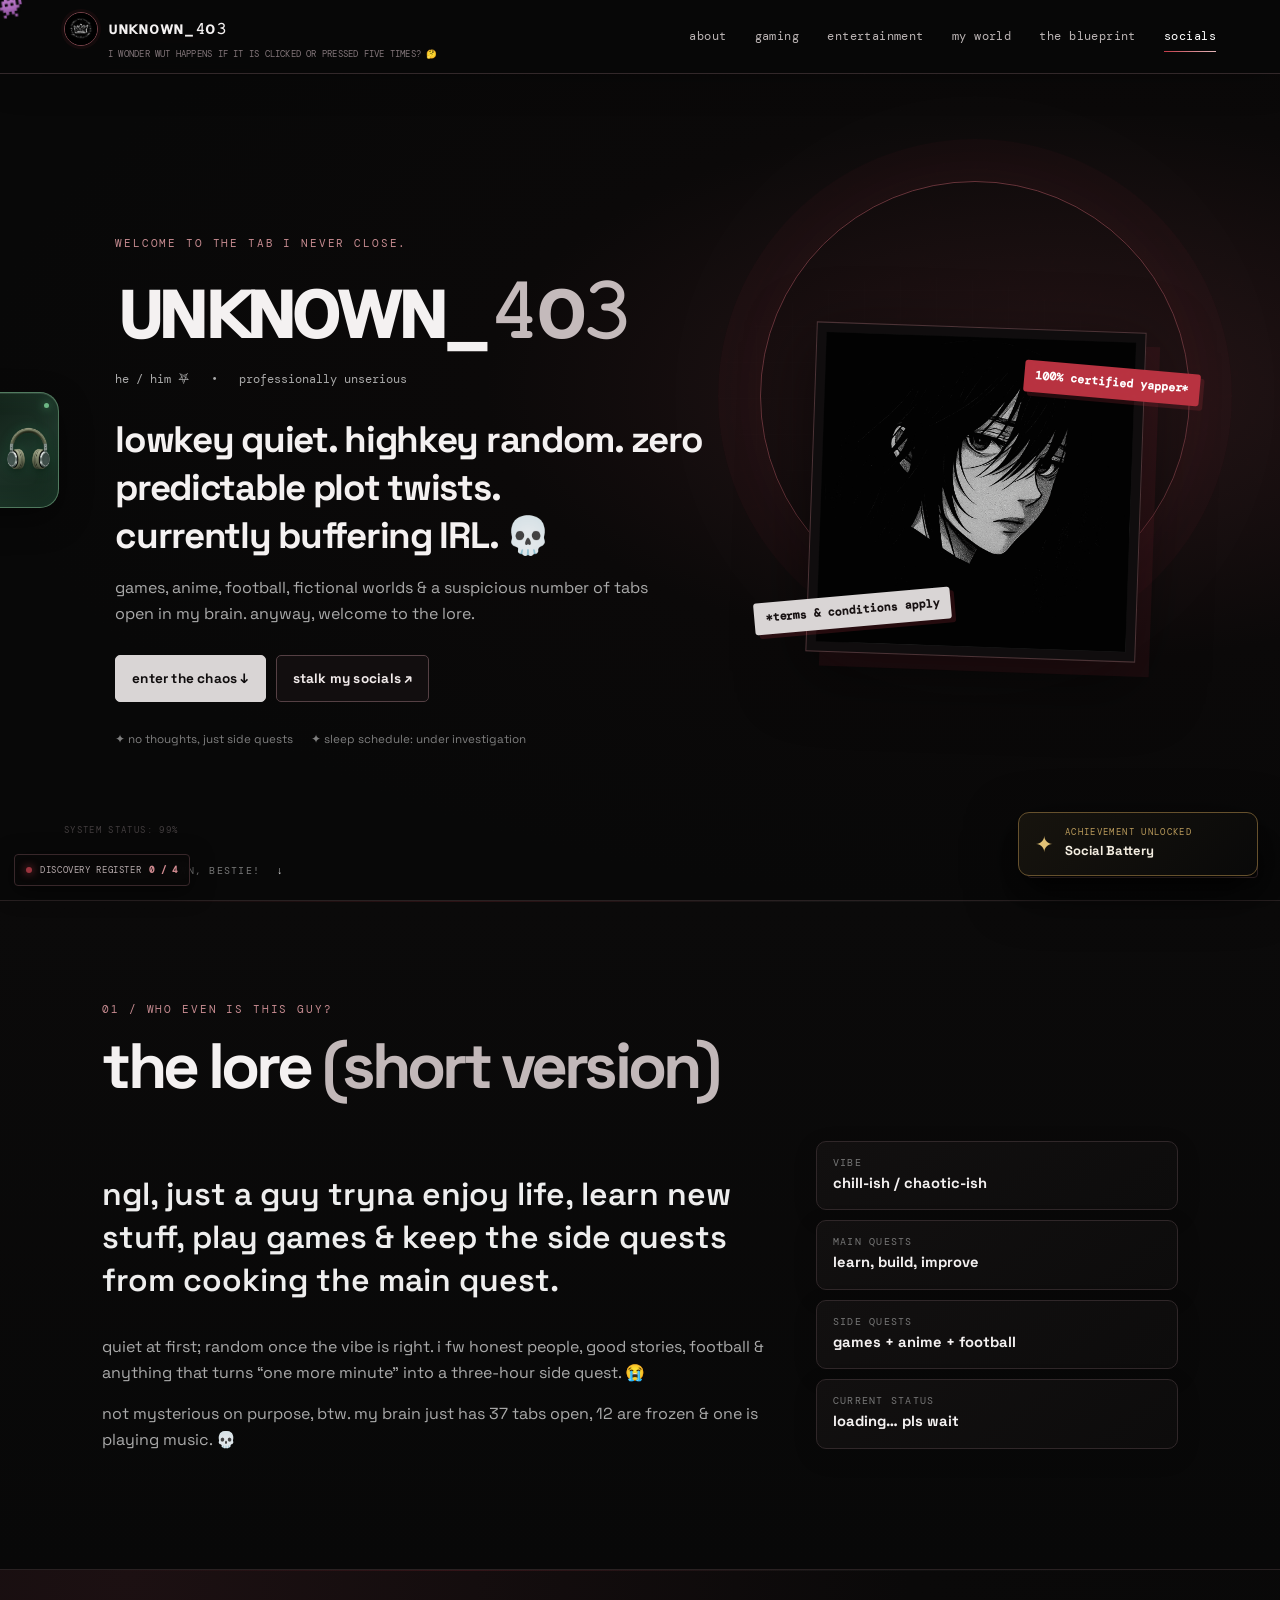
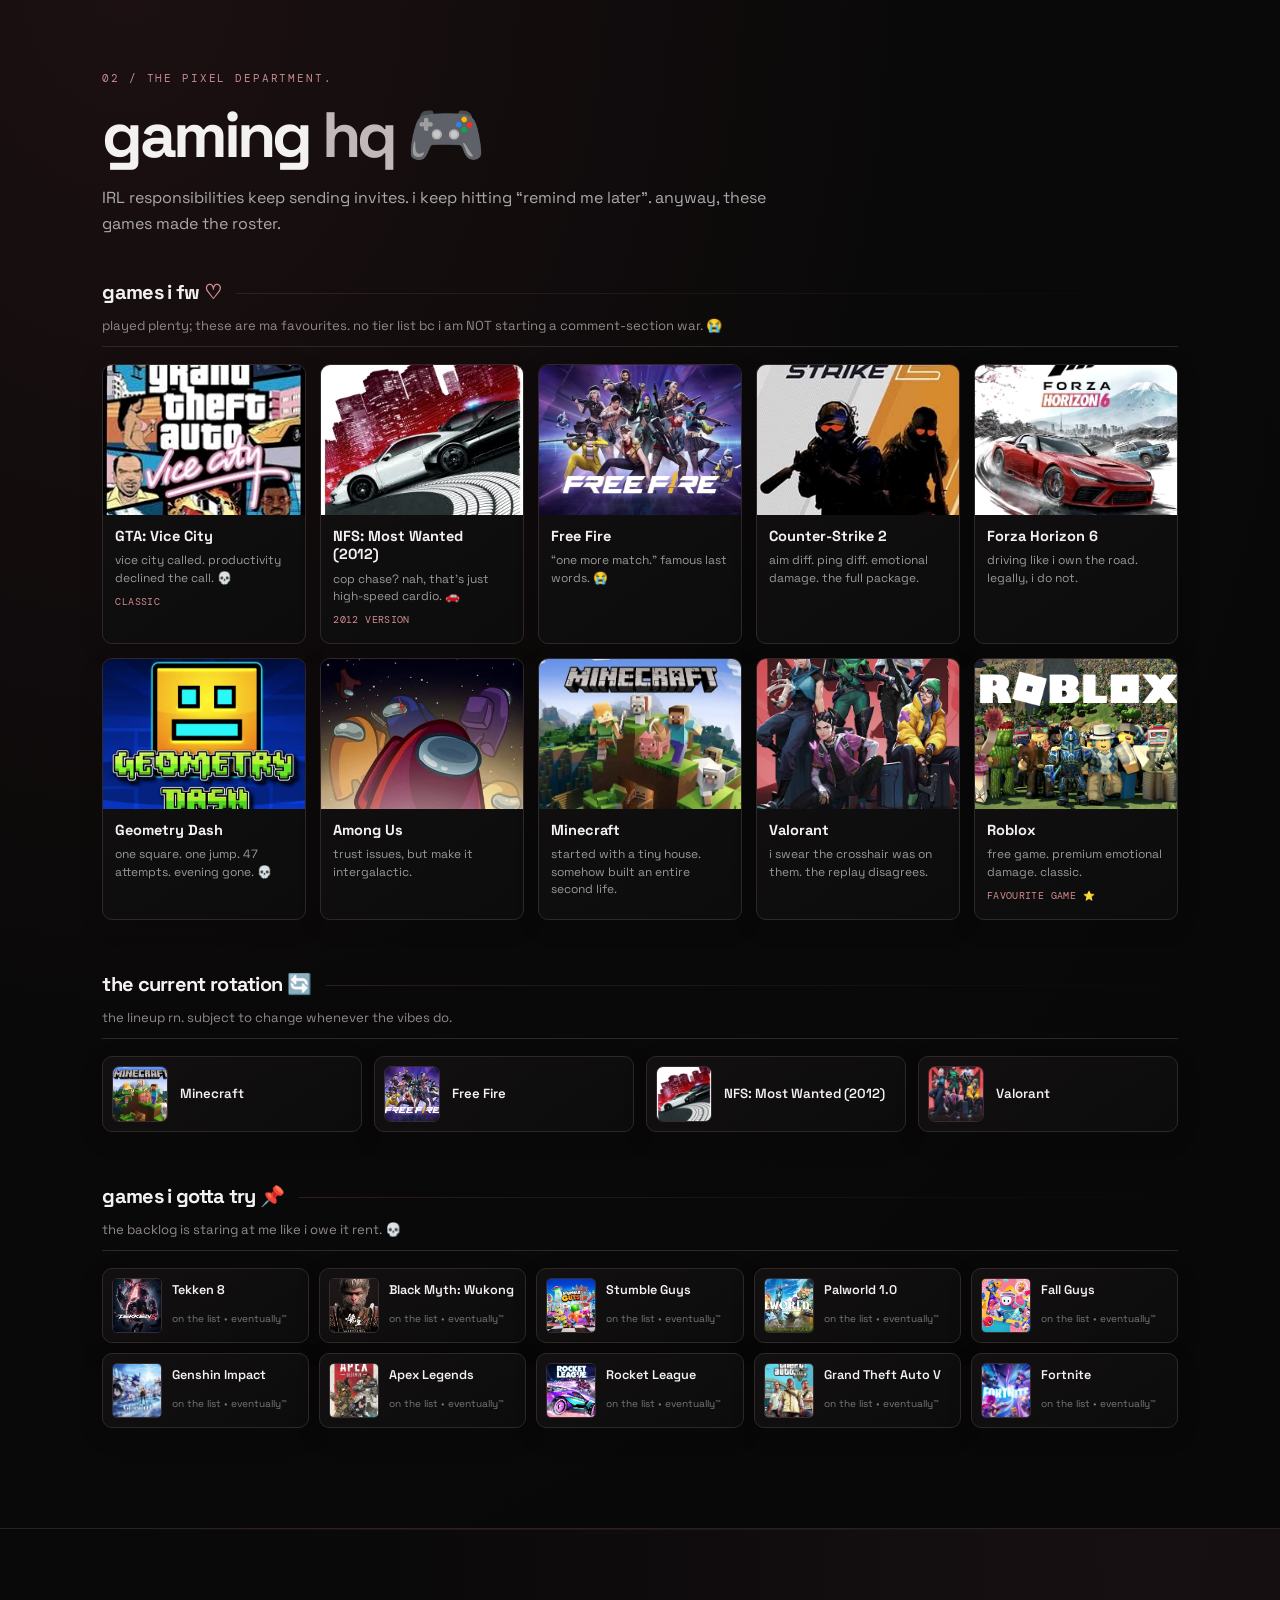
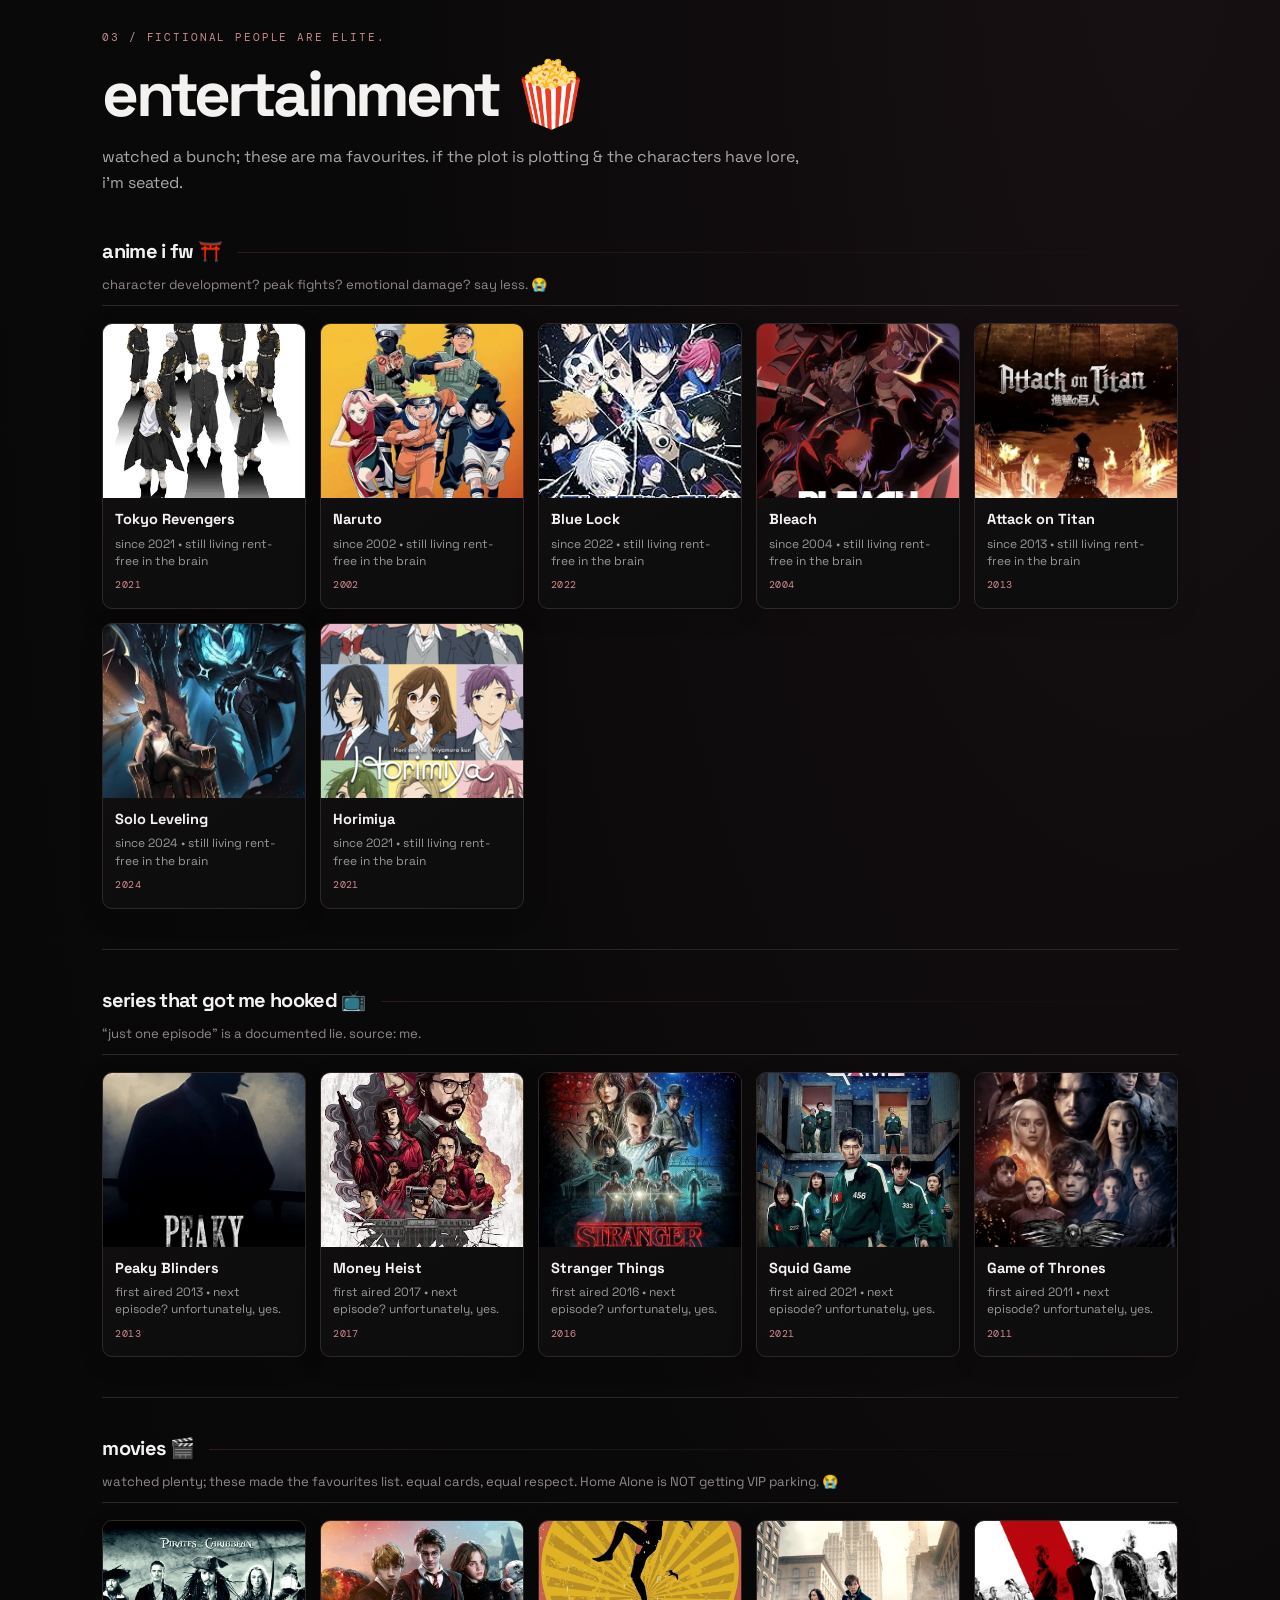
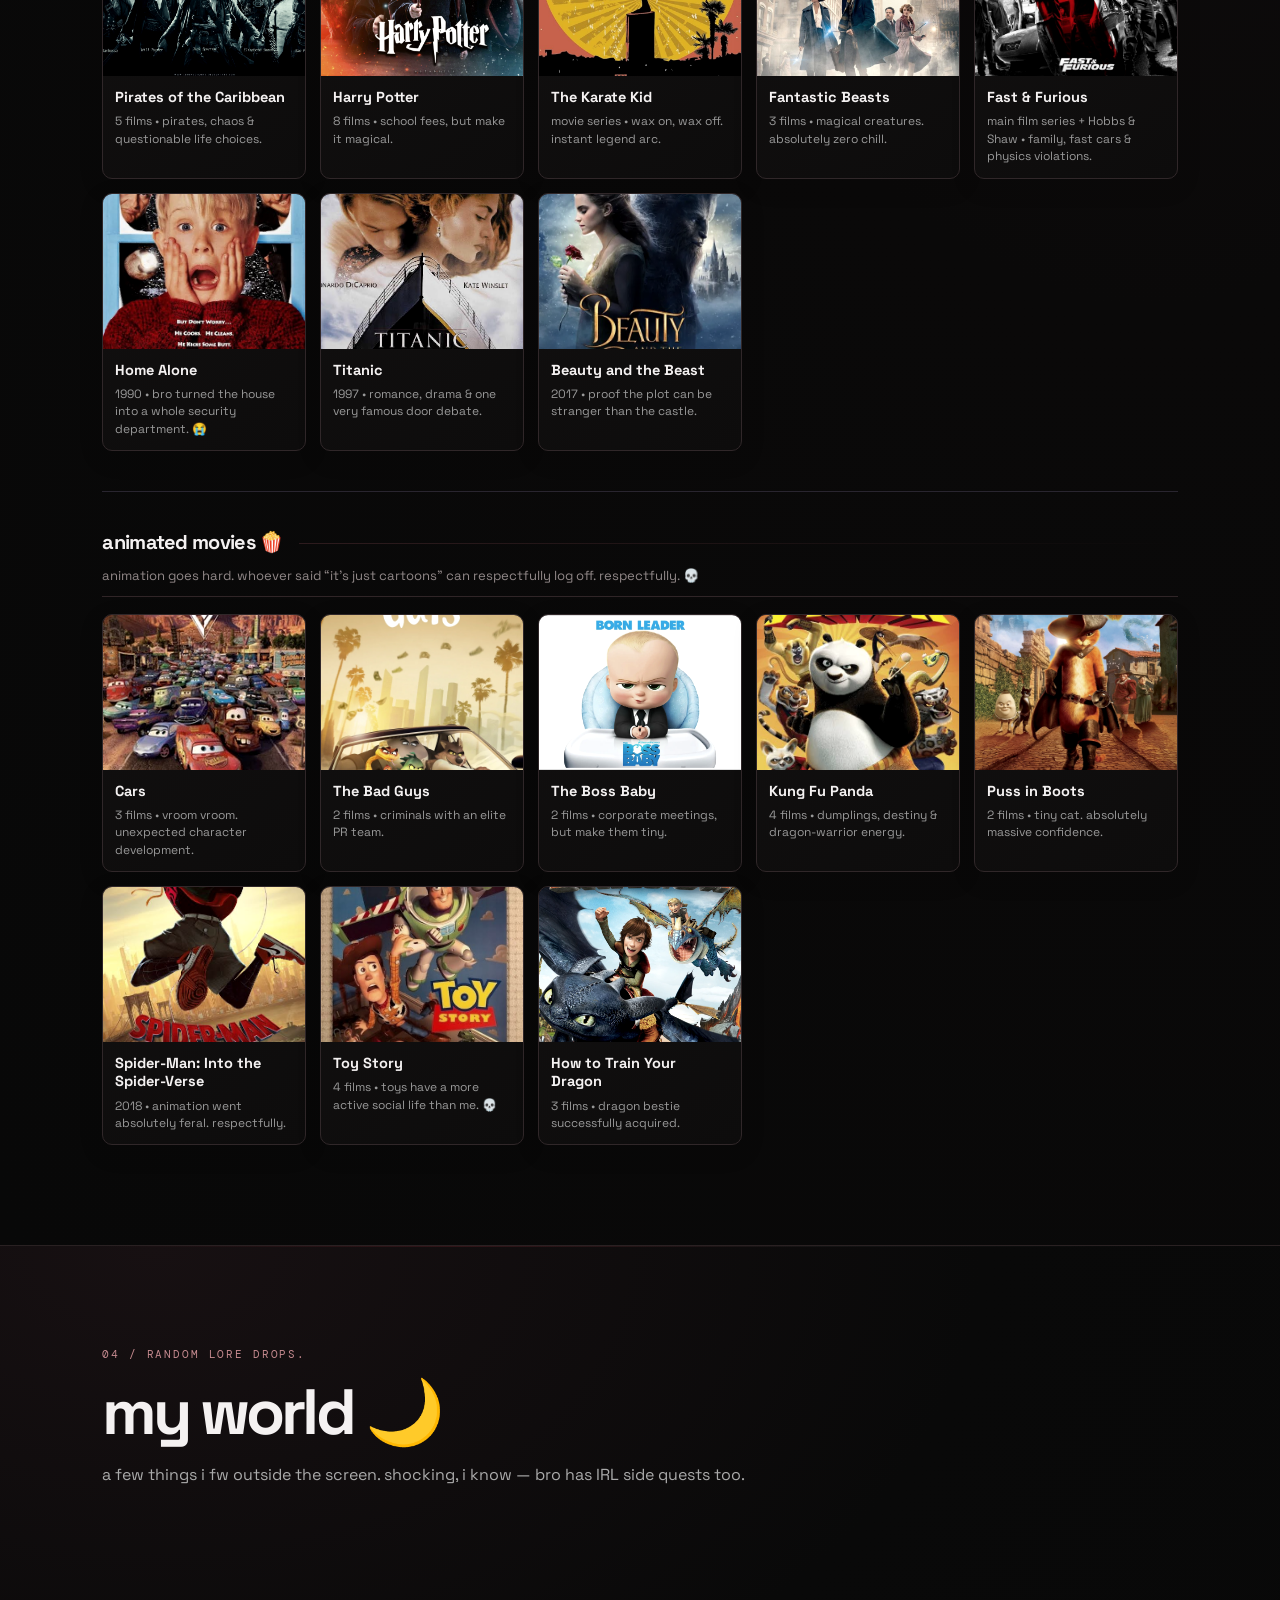
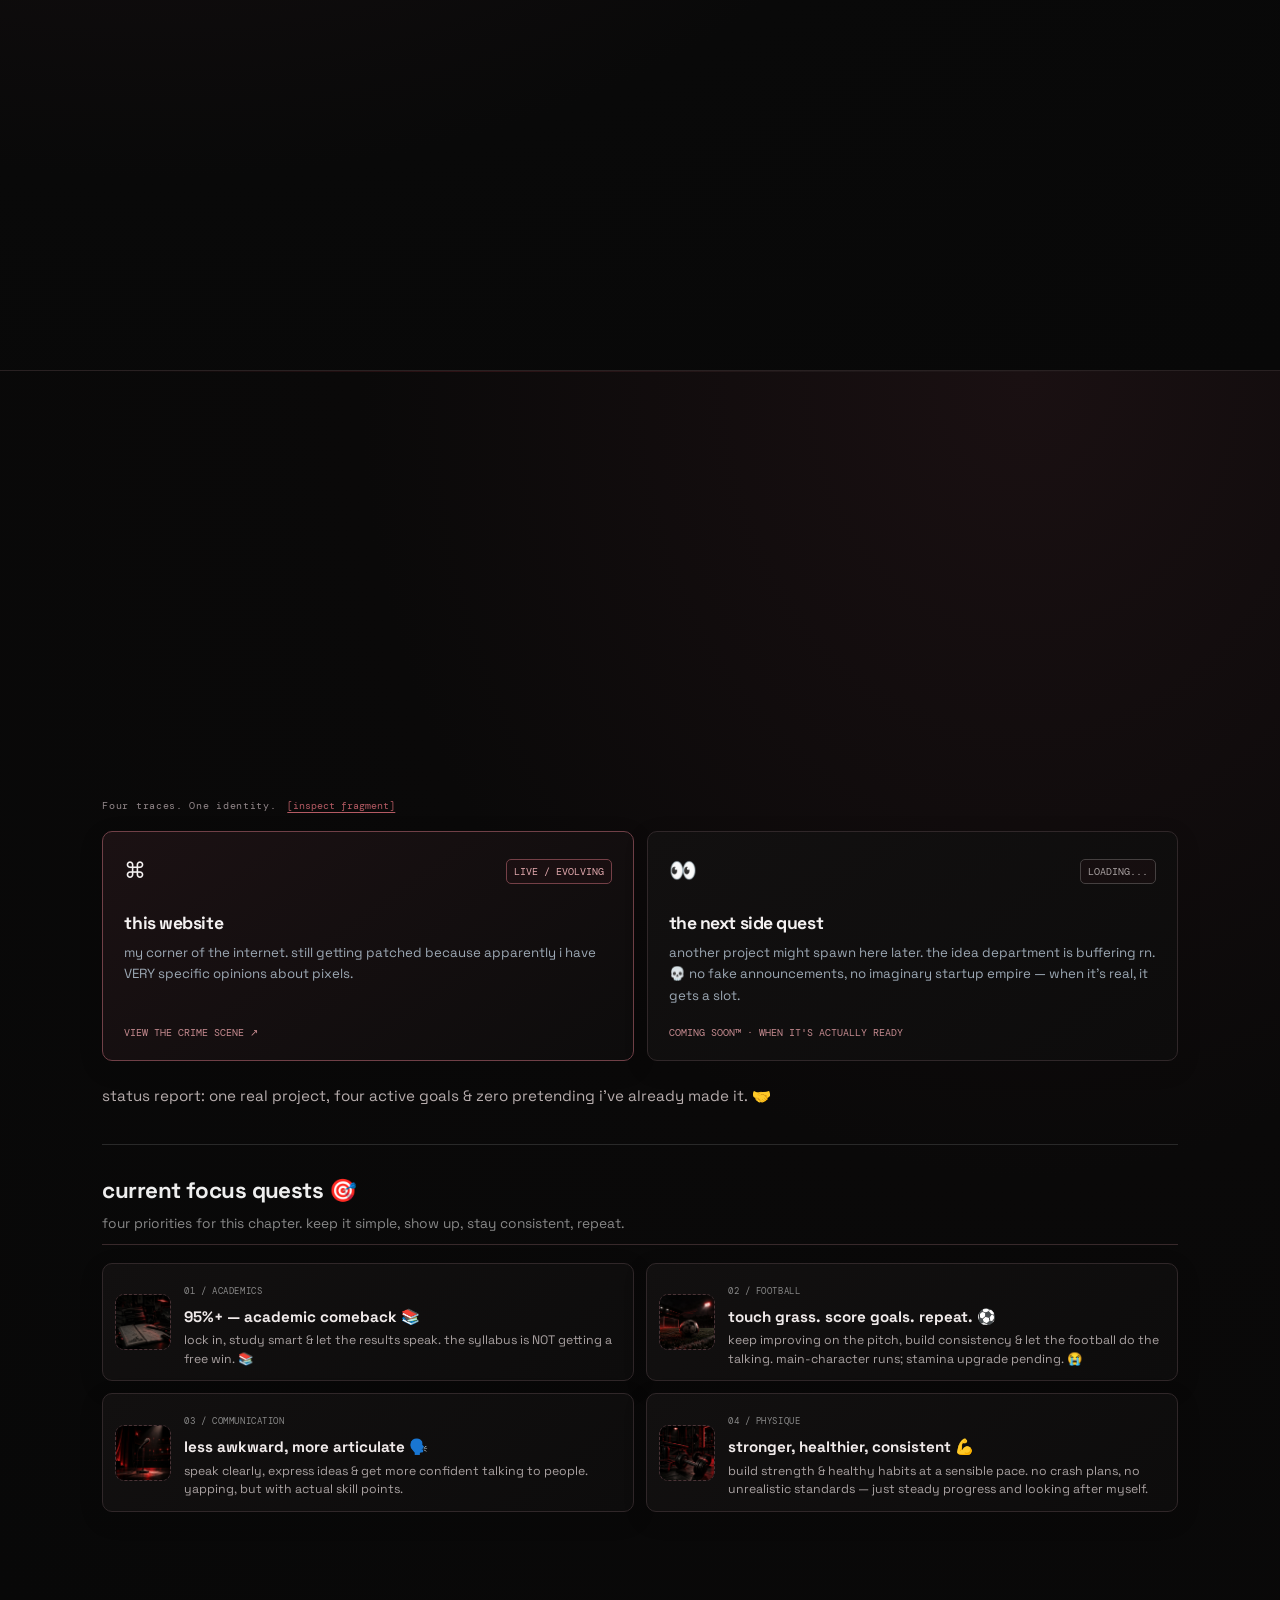
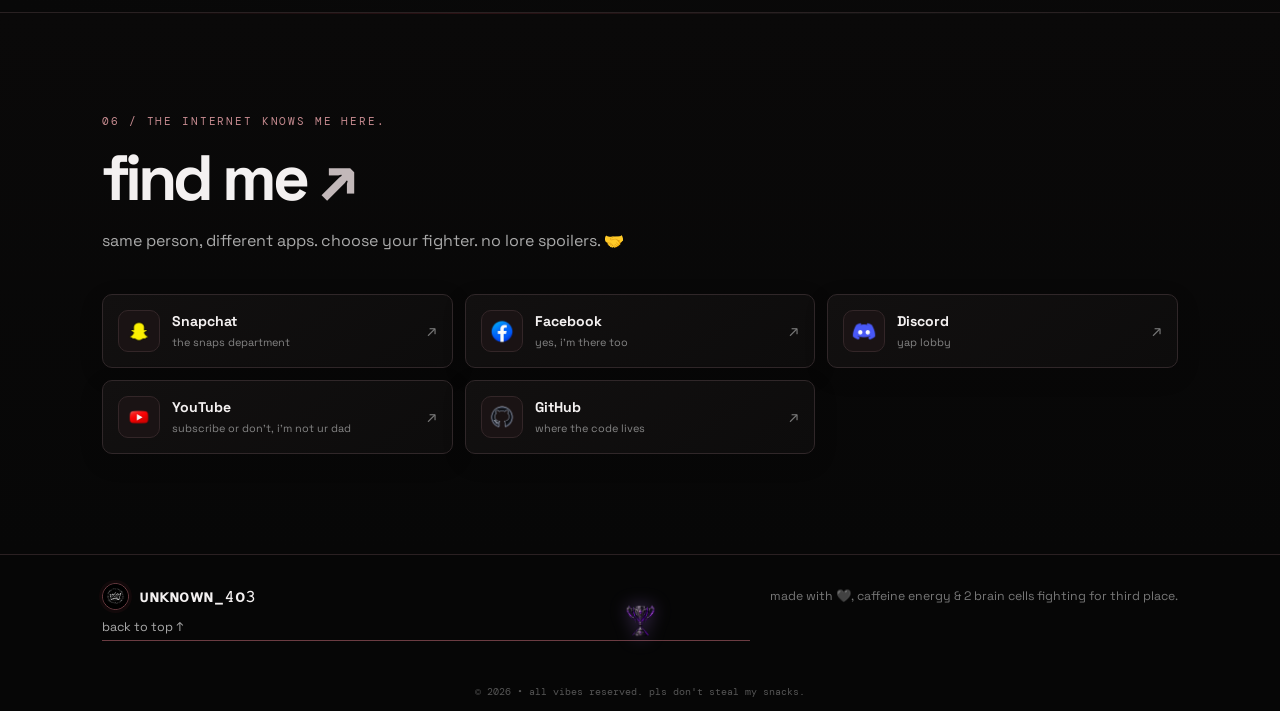
<file: index.html>
<!doctype html><html lang="en"><head><meta charset="utf-8"><meta name="viewport" content="width=device-width, initial-scale=1"><meta name="theme-color" content="#080808"><meta name="description" content="The chaotic little corner of the internet belonging to unknown403."><title>ᴜɴᴋɴᴏᴡɴ_𝟺ᴏ𝟹 — my little corner of the internet</title><link rel="icon" href="assets/icons/favicon.svg"><link rel="stylesheet" href="styles.css"></head><body><div class="custom-cursor" id="customCursor" aria-hidden="true">👾</div><div class="scroll-progress" id="progress"></div><header class="topbar"><div class="brand-stack"><a class="brand" href="#home"><img src="assets/profile/crown-logo.jpg" alt="Crown logo"><span>ᴜɴᴋɴᴏᴡɴ_𝟺ᴏ𝟹</span></a><p class="profile-five-clue" tabindex="0">I WONDER WUT HAPPENS IF IT IS CLICKED OR PRESSED FIVE TIMES? 🤔</p></div><button class="menu-toggle" id="menuToggle" type="button" aria-label="Toggle navigation" aria-controls="nav" aria-expanded="false">☰</button><nav id="nav"><a href="#about">about</a><a href="#gaming">gaming</a><a href="#entertainment">entertainment</a><a href="#world">my world</a><a href="#projects">the blueprint</a><a href="#socials">socials</a></nav></header><main>
<section class="hero" id="home"><div class="hero-glow"></div><div class="hero-text"><p class="eyebrow">WELCOME TO THE TAB I NEVER CLOSE.</p><div class="profile-lockup"><div class="profile-lockup-copy"><h1>ᴜɴᴋɴᴏᴡɴ_<span>𝟺ᴏ𝟹</span></h1></div></div><p class="pronouns">he / him ⛧ &nbsp; • &nbsp; professionally unserious</p><p class="hero-line">lowkey quiet. highkey random. zero predictable plot twists.<br>currently buffering IRL. 💀</p><p class="hero-desc">games, anime, football, fictional worlds & a suspicious number of tabs open in my brain. anyway, welcome to the lore.</p><div class="hero-actions"><a class="btn primary" href="#gaming">enter the chaos ↓</a><a class="btn secondary" href="#socials">stalk my socials ↗</a></div><div class="hero-mini"><span>✦ no thoughts, just side quests</span><span>✦ sleep schedule: under investigation</span></div></div><div class="hero-portrait"><div class="portrait-frame"><img src="assets/profile/profile-picture.png" alt="My black and white anime profile picture"></div><div class="floating-note note-one">100% certified yapper*</div><div class="floating-note note-two">*terms & conditions apply</div></div><div class="egg-home-clue" data-egg-home-clue aria-hidden="true">SYSTEM STATUS: 99%</div><div class="hero-bottom">SCROLL DOWN, BESTIE! <span>↓</span></div>

</section>
<section class="section about" id="about"><div class="section-head"><p class="eyebrow">01 / WHO EVEN IS THIS GUY?</p><h2>the lore <span>(short version)</span></h2></div><div class="about-grid"><div class="about-main"><p class="big-copy">ngl, just a guy tryna enjoy life, learn new stuff, play games & keep the side quests from cooking the main quest.</p><p>quiet at first; random once the vibe is right. i fw honest people, good stories, football & anything that turns “one more minute” into a three-hour side quest. 😭</p><p>not mysterious on purpose, btw. my brain just has 37 tabs open, 12 are frozen & one is playing music. 💀</p></div><div class="fact-stack"><div class="fact"><span>vibe</span><b>chill-ish / chaotic-ish</b></div><div class="fact"><span>main quests</span><b>learn, build, improve</b></div><div class="fact"><span>side quests</span><b>games + anime + football</b></div><div class="fact"><span>current status</span><b>loading… pls wait</b></div></div></div></section>
<section class="section gaming" id="gaming"><div class="section-head"><p class="eyebrow">02 / THE PIXEL DEPARTMENT.</p><h2>gaming <span>hq 🎮</span></h2><p class="section-intro">IRL responsibilities keep sending invites. i keep hitting “remind me later”. anyway, these games made the roster.</p></div><div class="subhead"><h3>games i fw <span>♡</span></h3><p>played plenty; these are ma favourites. no tier list bc i am NOT starting a comment-section war. 😭</p></div><div class="media-grid game-grid"><article class="media-card"><div class="poster-wrap"><img loading="lazy" src="assets/games/gta-vice-city.jfif" alt="GTA: Vice City artwork" onerror="this.closest('.media-card').classList.add('no-image')"><span class="poster-fallback">GTA: Vice City</span></div><div class="card-copy"><h3>GTA: Vice City</h3><p>vice city called. productivity declined the call. 💀</p><span class="tag">CLASSIC</span></div></article><article class="media-card"><div class="poster-wrap"><img loading="lazy" src="assets/games/nfs-most-wanted-2012.jfif" alt="NFS: Most Wanted (2012) artwork" onerror="this.closest('.media-card').classList.add('no-image')"><span class="poster-fallback">NFS: Most Wanted (2012)</span></div><div class="card-copy"><h3>NFS: Most Wanted (2012)</h3><p>cop chase? nah, that’s just high-speed cardio. 🚗</p><span class="tag">2012 VERSION</span></div></article><article class="media-card"><div class="poster-wrap"><img loading="lazy" src="assets/games/free-fire.jfif" alt="Free Fire artwork" onerror="this.closest('.media-card').classList.add('no-image')"><span class="poster-fallback">Free Fire</span></div><div class="card-copy"><h3>Free Fire</h3><p>“one more match.” famous last words. 😭</p></div></article><article class="media-card"><div class="poster-wrap"><img loading="lazy" src="assets/games/counter-strike-2.jfif" alt="Counter-Strike 2 artwork" onerror="this.closest('.media-card').classList.add('no-image')"><span class="poster-fallback">Counter-Strike 2</span></div><div class="card-copy"><h3>Counter-Strike 2</h3><p>aim diff. ping diff. emotional damage. the full package.</p></div></article><article class="media-card"><div class="poster-wrap"><img loading="lazy" src="assets/games/forza-horizon-6.jfif" alt="Forza Horizon 6 artwork" onerror="this.closest('.media-card').classList.add('no-image')"><span class="poster-fallback">Forza Horizon 6</span></div><div class="card-copy"><h3>Forza Horizon 6</h3><p>driving like i own the road. legally, i do not.</p></div></article><article class="media-card"><div class="poster-wrap"><img loading="lazy" src="assets/games/geometry-dash.jfif" alt="Geometry Dash artwork" onerror="this.closest('.media-card').classList.add('no-image')"><span class="poster-fallback">Geometry Dash</span></div><div class="card-copy"><h3>Geometry Dash</h3><p>one square. one jump. 47 attempts. evening gone. 💀</p></div></article><article class="media-card"><div class="poster-wrap"><img loading="lazy" src="assets/games/among-us.jfif" alt="Among Us artwork" onerror="this.closest('.media-card').classList.add('no-image')"><span class="poster-fallback">Among Us</span></div><div class="card-copy"><h3>Among Us</h3><p>trust issues, but make it intergalactic.</p></div></article><article class="media-card"><div class="poster-wrap"><img loading="lazy" src="assets/games/minecraft.jfif" alt="Minecraft artwork" onerror="this.closest('.media-card').classList.add('no-image')"><span class="poster-fallback">Minecraft</span></div><div class="card-copy"><h3>Minecraft</h3><p>started with a tiny house. somehow built an entire second life.</p></div></article><article class="media-card"><div class="poster-wrap"><img loading="lazy" src="assets/games/valorant.jfif" alt="Valorant artwork" onerror="this.closest('.media-card').classList.add('no-image')"><span class="poster-fallback">Valorant</span></div><div class="card-copy"><h3>Valorant</h3><p>i swear the crosshair was on them. the replay disagrees.</p></div></article><article class="media-card"><div class="poster-wrap"><img loading="lazy" src="assets/games/roblox.jfif" alt="Roblox artwork" onerror="this.closest('.media-card').classList.add('no-image')"><span class="poster-fallback">Roblox</span></div><div class="card-copy"><h3>Roblox</h3><p>free game. premium emotional damage. classic.</p><span class="tag">FAVOURITE GAME ⭐</span></div></article></div><div class="subhead rotation-head"><h3>the current rotation <span>🔄</span></h3><p>the lineup rn. subject to change whenever the vibes do.</p></div><div class="rotation-grid"><div class="rotation-item"><img loading="lazy" src="assets/games/minecraft.jfif" alt="Minecraft"><span>Minecraft</span></div><div class="rotation-item"><img loading="lazy" src="assets/games/free-fire.jfif" alt="Free Fire"><span>Free Fire</span></div><div class="rotation-item"><img loading="lazy" src="assets/games/nfs-most-wanted-2012.jfif" alt="NFS: Most Wanted (2012)"><span>NFS: Most Wanted (2012)</span></div><div class="rotation-item"><img loading="lazy" src="assets/games/valorant.jfif" alt="Valorant"><span>Valorant</span></div></div><div class="subhead wishlist-head"><h3>games i gotta try <span>📌</span></h3><p>the backlog is staring at me like i owe it rent. 💀</p></div><div class="wishlist-grid"><div class="wish-item"><img loading="lazy" src="assets/games/tekken-8.jfif" alt="Tekken 8"><span>Tekken 8</span><small>on the list • eventually™</small></div><div class="wish-item"><img loading="lazy" src="assets/games/black-myth-wukong.jfif" alt="Black Myth: Wukong"><span>Black Myth: Wukong</span><small>on the list • eventually™</small></div><div class="wish-item"><img loading="lazy" src="assets/games/stumble-guys.jfif" alt="Stumble Guys"><span>Stumble Guys</span><small>on the list • eventually™</small></div><div class="wish-item"><img loading="lazy" src="assets/games/palworld-1-0.jfif" alt="Palworld 1.0"><span>Palworld 1.0</span><small>on the list • eventually™</small></div><div class="wish-item"><img loading="lazy" src="assets/games/fall-guys.jfif" alt="Fall Guys"><span>Fall Guys</span><small>on the list • eventually™</small></div><div class="wish-item"><img loading="lazy" src="assets/games/genshin-impact.jfif" alt="Genshin Impact"><span>Genshin Impact</span><small>on the list • eventually™</small></div><div class="wish-item"><img loading="lazy" src="assets/games/apex-legends.jfif" alt="Apex Legends"><span>Apex Legends</span><small>on the list • eventually™</small></div><div class="wish-item"><img loading="lazy" src="assets/games/rocket-league.jfif" alt="Rocket League"><span>Rocket League</span><small>on the list • eventually™</small></div><div class="wish-item"><img loading="lazy" src="assets/games/gta-v.jfif" alt="Grand Theft Auto V"><span>Grand Theft Auto V</span><small>on the list • eventually™</small></div><div class="wish-item"><img loading="lazy" src="assets/games/fortnite.jfif" alt="Fortnite"><span>Fortnite</span><small>on the list • eventually™</small></div></div></section>
<section class="section entertainment" id="entertainment"><div class="section-head"><p class="eyebrow">03 / FICTIONAL PEOPLE ARE ELITE.</p><h2>entertainment <span>🍿</span></h2><p class="section-intro">watched a bunch; these are ma favourites. if the plot is plotting & the characters have lore, i’m seated.</p></div><div class="ent-block anime-block"><div class="subhead"><h3>anime i fw <span>⛩️</span></h3><p>character development? peak fights? emotional damage? say less. 😭</p></div><div class="media-grid poster-grid"><article class="media-card"><div class="poster-wrap"><img loading="lazy" src="assets/anime/tokyo-revengers.jfif" alt="Tokyo Revengers artwork" onerror="this.closest('.media-card').classList.add('no-image')"><span class="poster-fallback">Tokyo Revengers</span></div><div class="card-copy"><h3>Tokyo Revengers</h3><p>since 2021 • still living rent-free in the brain</p><span class="tag">2021</span></div></article><article class="media-card"><div class="poster-wrap"><img loading="lazy" src="assets/anime/naruto.jfif" alt="Naruto artwork" onerror="this.closest('.media-card').classList.add('no-image')"><span class="poster-fallback">Naruto</span></div><div class="card-copy"><h3>Naruto</h3><p>since 2002 • still living rent-free in the brain</p><span class="tag">2002</span></div></article><article class="media-card"><div class="poster-wrap"><img loading="lazy" src="assets/anime/blue-lock.jfif" alt="Blue Lock artwork" onerror="this.closest('.media-card').classList.add('no-image')"><span class="poster-fallback">Blue Lock</span></div><div class="card-copy"><h3>Blue Lock</h3><p>since 2022 • still living rent-free in the brain</p><span class="tag">2022</span></div></article><article class="media-card"><div class="poster-wrap"><img loading="lazy" src="assets/anime/bleach.jfif" alt="Bleach artwork" onerror="this.closest('.media-card').classList.add('no-image')"><span class="poster-fallback">Bleach</span></div><div class="card-copy"><h3>Bleach</h3><p>since 2004 • still living rent-free in the brain</p><span class="tag">2004</span></div></article><article class="media-card"><div class="poster-wrap"><img loading="lazy" src="assets/anime/attack-on-titan.jfif" alt="Attack on Titan artwork" onerror="this.closest('.media-card').classList.add('no-image')"><span class="poster-fallback">Attack on Titan</span></div><div class="card-copy"><h3>Attack on Titan</h3><p>since 2013 • still living rent-free in the brain</p><span class="tag">2013</span></div></article><article class="media-card"><div class="poster-wrap"><img loading="lazy" src="assets/anime/solo-leveling.jfif" alt="Solo Leveling artwork" onerror="this.closest('.media-card').classList.add('no-image')"><span class="poster-fallback">Solo Leveling</span></div><div class="card-copy"><h3>Solo Leveling</h3><p>since 2024 • still living rent-free in the brain</p><span class="tag">2024</span></div></article><article class="media-card"><div class="poster-wrap"><img loading="lazy" src="assets/anime/horimiya.png" alt="Horimiya artwork" onerror="this.closest('.media-card').classList.add('no-image')"><span class="poster-fallback">Horimiya</span></div><div class="card-copy"><h3>Horimiya</h3><p>since 2021 • still living rent-free in the brain</p><span class="tag">2021</span></div></article></div></div><div class="ent-block series-block"><div class="subhead"><h3>series that got me hooked <span>📺</span></h3><p>“just one episode” is a documented lie. source: me.</p></div><div class="media-grid poster-grid"><article class="media-card"><div class="poster-wrap"><img loading="lazy" src="assets/web-series/peaky-blinders.jfif" alt="Peaky Blinders artwork" onerror="this.closest('.media-card').classList.add('no-image')"><span class="poster-fallback">Peaky Blinders</span></div><div class="card-copy"><h3>Peaky Blinders</h3><p>first aired 2013 • next episode? unfortunately, yes.</p><span class="tag">2013</span></div></article><article class="media-card"><div class="poster-wrap"><img loading="lazy" src="assets/web-series/money-heist.jfif" alt="Money Heist artwork" onerror="this.closest('.media-card').classList.add('no-image')"><span class="poster-fallback">Money Heist</span></div><div class="card-copy"><h3>Money Heist</h3><p>first aired 2017 • next episode? unfortunately, yes.</p><span class="tag">2017</span></div></article><article class="media-card"><div class="poster-wrap"><img loading="lazy" src="assets/web-series/stranger-things.jfif" alt="Stranger Things artwork" onerror="this.closest('.media-card').classList.add('no-image')"><span class="poster-fallback">Stranger Things</span></div><div class="card-copy"><h3>Stranger Things</h3><p>first aired 2016 • next episode? unfortunately, yes.</p><span class="tag">2016</span></div></article><article class="media-card"><div class="poster-wrap"><img loading="lazy" src="assets/web-series/squid-game.jfif" alt="Squid Game artwork" onerror="this.closest('.media-card').classList.add('no-image')"><span class="poster-fallback">Squid Game</span></div><div class="card-copy"><h3>Squid Game</h3><p>first aired 2021 • next episode? unfortunately, yes.</p><span class="tag">2021</span></div></article><article class="media-card"><div class="poster-wrap"><img loading="lazy" src="assets/web-series/game-of-thrones.jpg" alt="Game of Thrones artwork" onerror="this.closest('.media-card').classList.add('no-image')"><span class="poster-fallback">Game of Thrones</span></div><div class="card-copy"><h3>Game of Thrones</h3><p>first aired 2011 • next episode? unfortunately, yes.</p><span class="tag">2011</span></div></article></div></div><div class="ent-block movies-block"><div class="subhead"><h3>movies <span>🎬</span></h3><p>watched plenty; these made the favourites list. equal cards, equal respect. Home Alone is NOT getting VIP parking. 😭</p></div><div class="media-grid poster-grid"><article class="media-card"><div class="poster-wrap"><img loading="lazy" src="assets/movies/pirates-of-the-caribbean.jpg" alt="Pirates of the Caribbean artwork" onerror="this.closest('.media-card').classList.add('no-image')"><span class="poster-fallback">Pirates of the Caribbean</span></div><div class="card-copy"><h3>Pirates of the Caribbean</h3><p>5 films • pirates, chaos & questionable life choices.</p></div></article><article class="media-card"><div class="poster-wrap"><img loading="lazy" src="assets/movies/harry-potter.jpg" alt="Harry Potter artwork" onerror="this.closest('.media-card').classList.add('no-image')"><span class="poster-fallback">Harry Potter</span></div><div class="card-copy"><h3>Harry Potter</h3><p>8 films • school fees, but make it magical.</p></div></article><article class="media-card"><div class="poster-wrap"><img loading="lazy" src="assets/movies/karate-kid.jpg" alt="The Karate Kid artwork" onerror="this.closest('.media-card').classList.add('no-image')"><span class="poster-fallback">The Karate Kid</span></div><div class="card-copy"><h3>The Karate Kid</h3><p>movie series • wax on, wax off. instant legend arc.</p></div></article><article class="media-card"><div class="poster-wrap"><img loading="lazy" src="assets/movies/fantastic-beasts.jpg" alt="Fantastic Beasts artwork" onerror="this.closest('.media-card').classList.add('no-image')"><span class="poster-fallback">Fantastic Beasts</span></div><div class="card-copy"><h3>Fantastic Beasts</h3><p>3 films • magical creatures. absolutely zero chill.</p></div></article><article class="media-card"><div class="poster-wrap"><img loading="lazy" src="assets/movies/fast-and-furious.jpg" alt="Fast & Furious artwork" onerror="this.closest('.media-card').classList.add('no-image')"><span class="poster-fallback">Fast & Furious</span></div><div class="card-copy"><h3>Fast & Furious</h3><p>main film series + Hobbs & Shaw • family, fast cars & physics violations.</p></div></article><article class="media-card"><div class="poster-wrap"><img loading="lazy" src="assets/movies/home-alone.jfif" alt="Home Alone artwork" onerror="this.closest('.media-card').classList.add('no-image')"><span class="poster-fallback">Home Alone</span></div><div class="card-copy"><h3>Home Alone</h3><p>1990 • bro turned the house into a whole security department. 😭</p></div></article><article class="media-card"><div class="poster-wrap"><img loading="lazy" src="assets/movies/titanic.jfif" alt="Titanic artwork" onerror="this.closest('.media-card').classList.add('no-image')"><span class="poster-fallback">Titanic</span></div><div class="card-copy"><h3>Titanic</h3><p>1997 • romance, drama & one very famous door debate.</p></div></article><article class="media-card"><div class="poster-wrap"><img loading="lazy" src="assets/movies/beauty-and-the-beast.webp" alt="Beauty and the Beast artwork" onerror="this.closest('.media-card').classList.add('no-image')"><span class="poster-fallback">Beauty and the Beast</span></div><div class="card-copy"><h3>Beauty and the Beast</h3><p>2017 • proof the plot can be stranger than the castle.</p></div></article></div></div><div class="ent-block animated-block"><div class="subhead"><h3>animated movies <span>🍿</span></h3><p>animation goes hard. whoever said “it’s just cartoons” can respectfully log off. respectfully. 💀</p></div><div class="media-grid poster-grid"><article class="media-card"><div class="poster-wrap"><img loading="lazy" src="assets/animated-movies/cars.webp" alt="Cars artwork" onerror="this.closest('.media-card').classList.add('no-image')"><span class="poster-fallback">Cars</span></div><div class="card-copy"><h3>Cars</h3><p>3 films • vroom vroom. unexpected character development.</p></div></article><article class="media-card"><div class="poster-wrap"><img loading="lazy" src="assets/animated-movies/the-bad-guys.webp" alt="The Bad Guys artwork" onerror="this.closest('.media-card').classList.add('no-image')"><span class="poster-fallback">The Bad Guys</span></div><div class="card-copy"><h3>The Bad Guys</h3><p>2 films • criminals with an elite PR team.</p></div></article><article class="media-card"><div class="poster-wrap"><img loading="lazy" src="assets/animated-movies/the-boss-baby.webp" alt="The Boss Baby artwork" onerror="this.closest('.media-card').classList.add('no-image')"><span class="poster-fallback">The Boss Baby</span></div><div class="card-copy"><h3>The Boss Baby</h3><p>2 films • corporate meetings, but make them tiny.</p></div></article><article class="media-card"><div class="poster-wrap"><img loading="lazy" src="assets/animated-movies/kung-fu-panda.jfif" alt="Kung Fu Panda artwork" onerror="this.closest('.media-card').classList.add('no-image')"><span class="poster-fallback">Kung Fu Panda</span></div><div class="card-copy"><h3>Kung Fu Panda</h3><p>4 films • dumplings, destiny & dragon-warrior energy.</p></div></article><article class="media-card"><div class="poster-wrap"><img loading="lazy" src="assets/animated-movies/puss-in-boots.webp" alt="Puss in Boots artwork" onerror="this.closest('.media-card').classList.add('no-image')"><span class="poster-fallback">Puss in Boots</span></div><div class="card-copy"><h3>Puss in Boots</h3><p>2 films • tiny cat. absolutely massive confidence.</p></div></article><article class="media-card"><div class="poster-wrap"><img loading="lazy" src="assets/animated-movies/spider-man.jfif" alt="Spider-Man: Into the Spider-Verse artwork" onerror="this.closest('.media-card').classList.add('no-image')"><span class="poster-fallback">Spider-Man: Into the Spider-Verse</span></div><div class="card-copy"><h3>Spider-Man: Into the Spider-Verse</h3><p>2018 • animation went absolutely feral. respectfully.</p></div></article><article class="media-card"><div class="poster-wrap"><img loading="lazy" src="assets/animated-movies/toy-story.jfif" alt="Toy Story artwork" onerror="this.closest('.media-card').classList.add('no-image')"><span class="poster-fallback">Toy Story</span></div><div class="card-copy"><h3>Toy Story</h3><p>4 films • toys have a more active social life than me. 💀</p></div></article><article class="media-card"><div class="poster-wrap"><img loading="lazy" src="assets/animated-movies/how-to-train-your-dragon.webp" alt="How to Train Your Dragon artwork" onerror="this.closest('.media-card').classList.add('no-image')"><span class="poster-fallback">How to Train Your Dragon</span></div><div class="card-copy"><h3>How to Train Your Dragon</h3><p>3 films • dragon bestie successfully acquired.</p></div></article></div></div></section>
<section class="section my-world" id="world"><div class="section-head"><p class="eyebrow">04 / RANDOM LORE DROPS.</p><h2>my world <span>🌙</span></h2><p class="section-intro">a few things i fw outside the screen. shocking, i know — bro has IRL side quests too.</p></div><div class="interest-grid"><article><span>⚽</span><h3>football</h3><p>ball is life. unless it hits me in the face. that clip is getting deleted. ⚽</p></article><article><span>🧠</span><h3>learning stuff</h3><p>curiosity got me opening 19 tabs, then forgetting the mission. classic.</p></article><article><span>📚</span><h3>fictional worlds</h3><p>real life has bills. fictional worlds have lore. be fr, the choice is obvious.</p></article><article><span>🍜</span><h3>food</h3><p>i don’t need a reason to eat. food existing is the entire argument. 🍜</p></article><article><span>💭</span><h3>delulu hours</h3><p>manifesting? maybe. making up cinematic scenarios before sleep? absolutely.</p></article><article><span>📈</span><h3>self improvement</h3><p>slow progress still counts. we’re upgrading the character, not speedrunning life. 🤝</p></article></div></section>
<section class="section projects blueprint" id="projects"><div class="section-head"><p class="eyebrow">05 / THE CURRENT BUILD.</p><h2>the blueprint <span>🗝️</span></h2><p class="section-intro">less future-life fan fiction, more actual missions. these are the quests getting my attention rn. 🎯</p></div><div class="blueprint-subhead"><h3>projects: real ones only <span>⌘</span></h3><p>one real thing built; one slot saved for whatever cooks next. no imaginary CEO arc over here.</p></div><p class="egg-project-clue">Four traces. One identity. <button type="button" data-egg-fragment aria-label="Inspect the final fragment">[inspect fragment]</button></p><div class="project-grid"><article class="project-card current"><div class="project-top"><span class="project-icon">⌘</span><span class="status">LIVE / EVOLVING</span></div><h3>this website</h3><p>my corner of the internet. still getting patched because apparently i have VERY specific opinions about pixels.</p><a class="project-foot" href="https://unkn0wn4o3.github.io/" target="_blank" rel="noopener noreferrer">VIEW THE CRIME SCENE ↗</a></article><article class="project-card upcoming"><div class="project-top"><span class="project-icon">👀</span><span class="status muted">LOADING...</span></div><h3>the next side quest</h3><p>another project might spawn here later. the idea department is buffering rn. 💀 no fake announcements, no imaginary startup empire — when it’s real, it gets a slot.</p><span class="project-foot">COMING SOON™ · WHEN IT'S ACTUALLY READY</span></article></div><p class="goals-line">status report: one real project, four active goals & zero pretending i’ve already made it. 🤝</p><div class="blueprint-subhead"><h3>current focus quests <span>🎯</span></h3><p>four priorities for this chapter. keep it simple, show up, stay consistent, repeat.</p></div><div class="ambition-grid current-goals"><article class="ambition-card blueprint-card"><div class="blueprint-image"><img src="assets/goals/academic-arc.webp" alt="Academic planning and study goals illustration" loading="lazy"></div><div class="blueprint-card-copy"><span class="ambition-index">01 / ACADEMICS</span><h3>95%+ — academic comeback 📚</h3><p>lock in, study smart & let the results speak. the syllabus is NOT getting a free win. 📚</p></div></article><article class="ambition-card blueprint-card"><div class="blueprint-image"><img src="assets/goals/football.webp" alt="Football training and improvement illustration" loading="lazy"></div><div class="blueprint-card-copy"><span class="ambition-index">02 / FOOTBALL</span><h3>touch grass. score goals. repeat. ⚽</h3><p>keep improving on the pitch, build consistency & let the football do the talking. main-character runs; stamina upgrade pending. 😭</p></div></article><article class="ambition-card blueprint-card"><div class="blueprint-image"><img src="assets/goals/communication.webp" alt="Communication and speaking skills illustration" loading="lazy"></div><div class="blueprint-card-copy"><span class="ambition-index">03 / COMMUNICATION</span><h3>less awkward, more articulate 🗣️</h3><p>speak clearly, express ideas & get more confident talking to people. yapping, but with actual skill points.</p></div></article><article class="ambition-card blueprint-card"><div class="blueprint-image"><img src="assets/goals/physique.webp" alt="Strength, fitness, and healthy habits illustration" loading="lazy"></div><div class="blueprint-card-copy"><span class="ambition-index">04 / PHYSIQUE</span><h3>stronger, healthier, consistent 💪</h3><p>build strength & healthy habits at a sensible pace. no crash plans, no unrealistic standards — just steady progress and looking after myself.</p></div></article></div></section>
<section class="section socials" id="socials"><div class="section-head"><p class="eyebrow">06 / THE INTERNET KNOWS ME HERE.</p><h2>find me <span>↗</span></h2><p class="section-intro">same person, different apps. choose your fighter. no lore spoilers. 🤝</p></div><div class="social-grid"><a href="https://www.snapchat.com/add/unkn0wn_4o3" target="_blank" rel="noopener noreferrer"><span class="social-icon"><img src="assets/socials/snapchat.png" alt="Snapchat" loading="lazy"></span><span><b>Snapchat</b><small>the snaps department</small></span><i>↗</i></a><a href="https://www.facebook.com/profile.php?id=61594532040809" target="_blank" rel="noopener noreferrer"><span class="social-icon"><img src="assets/socials/facebook.png" alt="Facebook" loading="lazy"></span><span><b>Facebook</b><small>yes, i'm there too</small></span><i>↗</i></a><a href="https://discord.com/users/1483385678552236154" target="_blank" rel="noopener noreferrer"><span class="social-icon"><img src="assets/socials/discord.png" alt="Discord" loading="lazy"></span><span><b>Discord</b><small>yap lobby</small></span><i>↗</i></a><a href="https://www.youtube.com/@m3.unkn0wn.4o3" target="_blank" rel="noopener noreferrer"><span class="social-icon"><img src="assets/socials/youtube.png" alt="YouTube" loading="lazy"></span><span><b>YouTube</b><small>subscribe or don't, i'm not ur dad</small></span><i>↗</i></a><a href="https://github.com/unkn0wn4o3" target="_blank" rel="noopener noreferrer"><span class="social-icon"><img src="assets/socials/github.png" alt="GitHub" loading="lazy"></span><span><b>GitHub</b><small>where the code lives</small></span><i>↗</i></a></div></section>
</main>
<div class="afterhours-entry" id="afterhoursEntry">
  <button class="afterhours-headphone-tab" id="afterhoursTab" type="button" aria-label="Open AFTERHOURS preview" aria-expanded="false" aria-controls="afterhoursPreview">
    <img class="afterhours-headphone-image" src="assets/afterhours/headset-icon.png" alt="">
    <span class="afterhours-tab-label">AFTERHOURS</span>
  </button>
  <div class="afterhours-preview" id="afterhoursPreview" hidden>
    <img class="afterhours-preview-image" src="assets/afterhours/preview-panel.png" alt="Emerald headphones floating in a lush, neon-lit forest">
    <div class="afterhours-preview-intro">
      <span class="afterhours-preview-kicker">UNOFFICIAL NIGHT SHIFT // 403</span>
      <strong>oh, you're still awake?</strong>
      <p>respect. the sleep schedule has officially left the group chat. 💀 let's give those headphones a side quest.</p>
    </div>
    <a class="afterhours-preview-card" href="afterhours.html">
      <span class="afterhours-preview-card-kicker">YOUR NEXT SIDE QUEST</span>
      <strong>ENTER AFTERHOURS <b>↗</b></strong>
      <span>good music, questionable bedtime decisions. the usual.</span>
    </a>
  </div>
</div>
<footer><a href="#home" class="footer-brand"><img src="assets/profile/crown-logo.jpg" alt=""><span>ᴜɴᴋɴᴏᴡɴ_𝟺ᴏ𝟹</span></a><p>made with 🖤, caffeine energy & 2 brain cells fighting for third place.</p><a class="back-top" href="#home">back to top ↑</a><a class="achievement-launcher" href="achievements.html" aria-label="Open Achievements" title="Open Achievements"><img src="assets/achievements/trophy.png" alt=""><span>ACHIEVEMENTS</span></a><small>© <span id="year"></span> • all vibes reserved. pls don't steal my snacks.</small></footer><script src="script.js"></script><script src="achievements.js"></script></body></html>
</file>
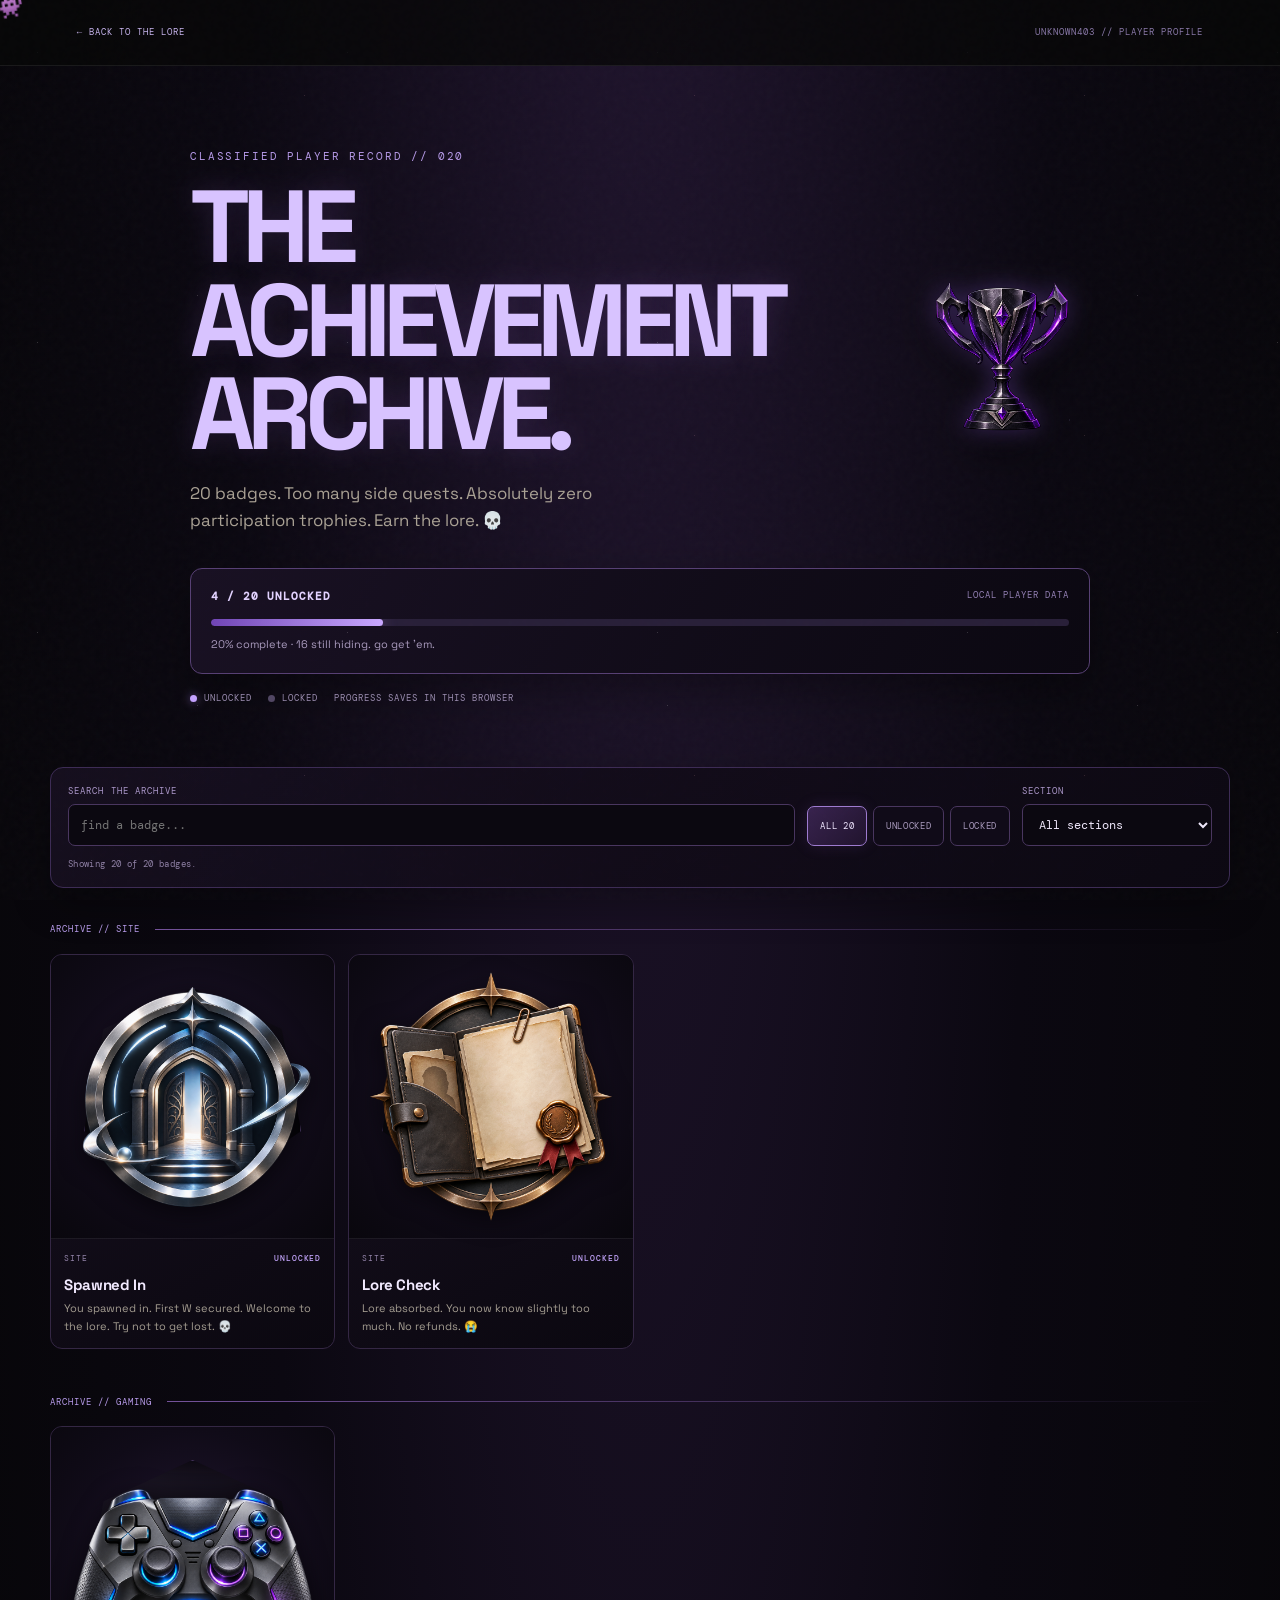
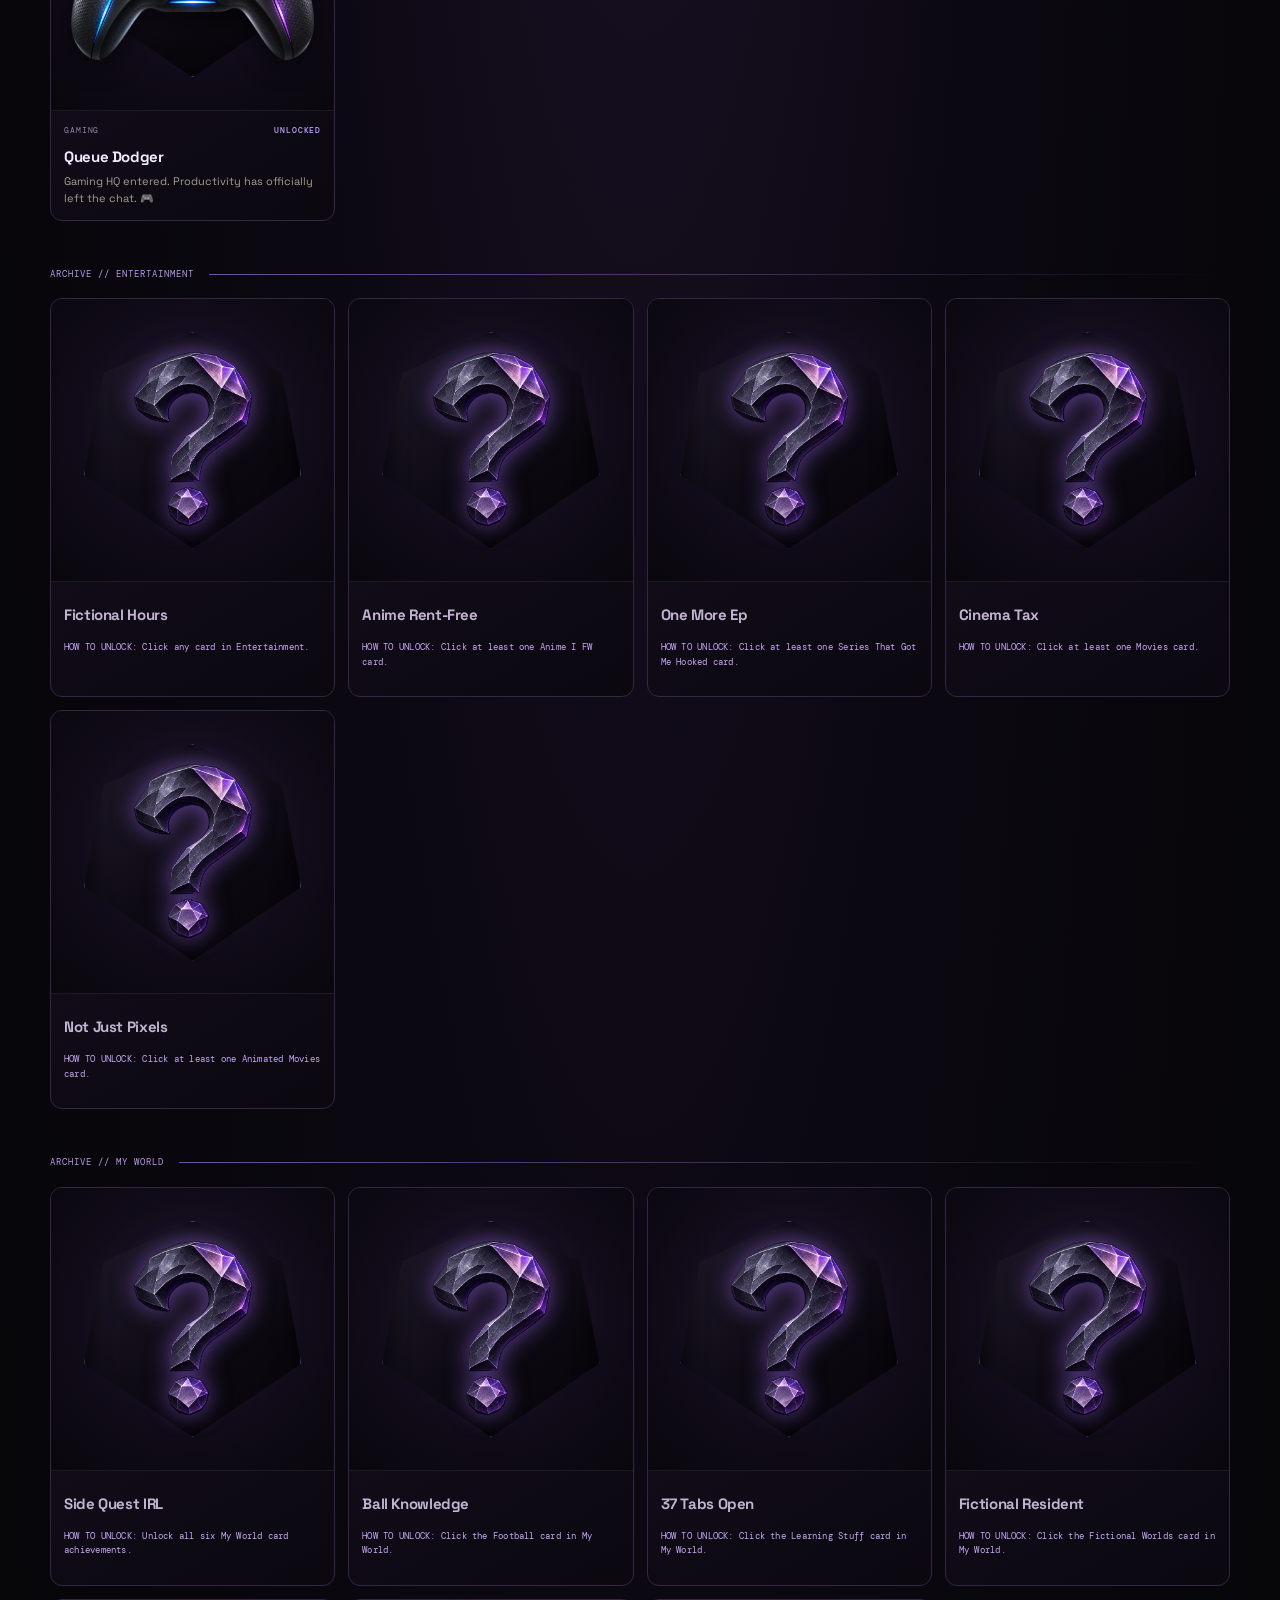
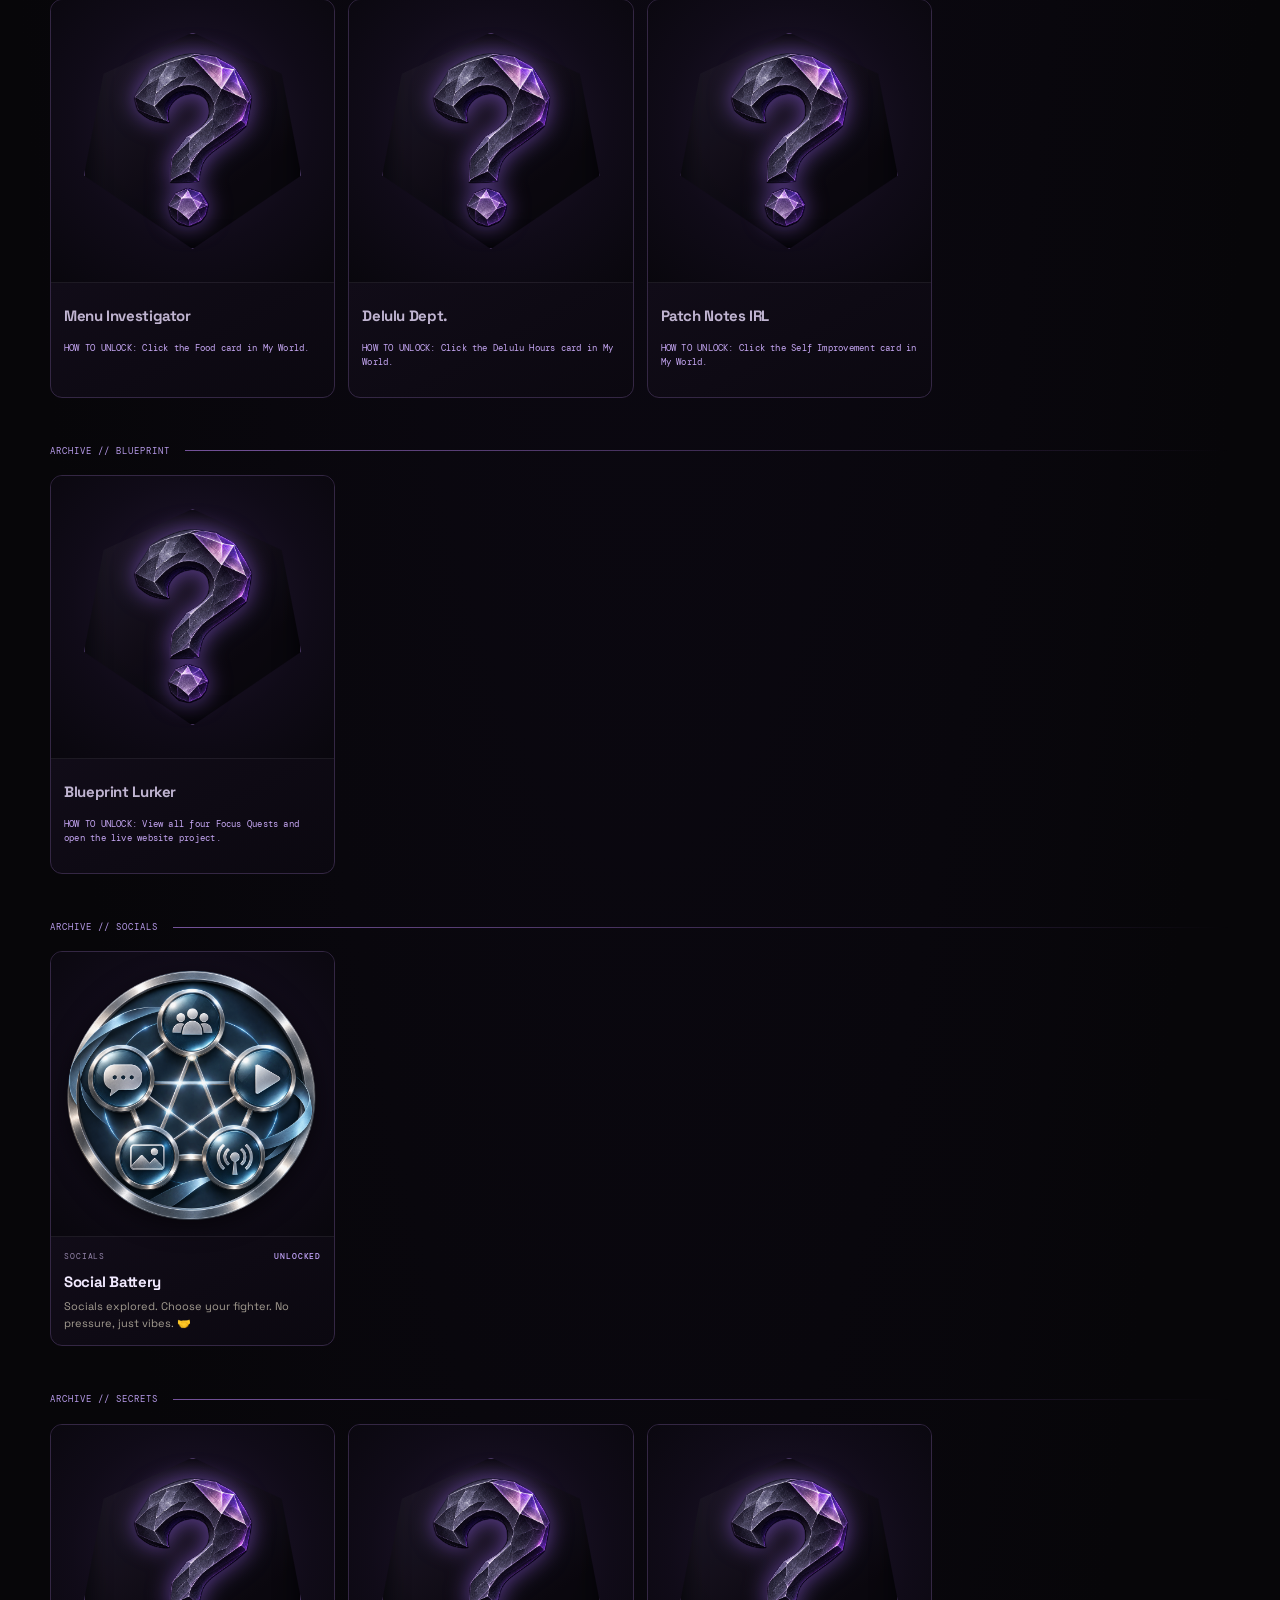
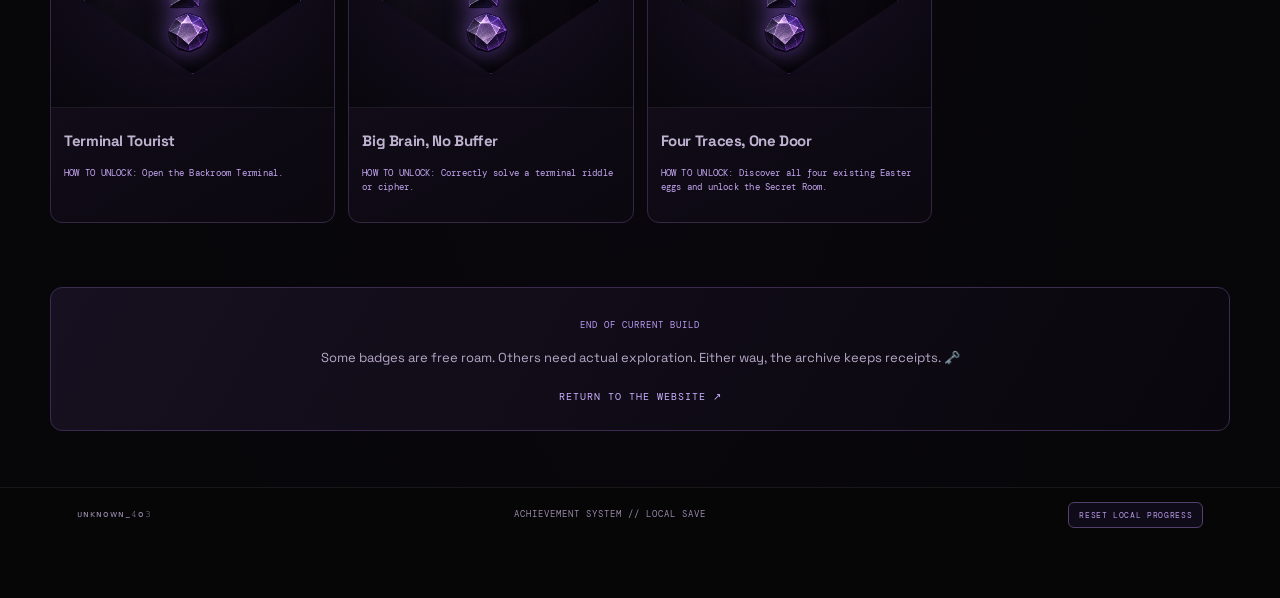
<file: achievements.html>
<!doctype html>
<html lang="en">
<head>
  <meta charset="utf-8"><meta name="viewport" content="width=device-width,initial-scale=1">
  <meta name="theme-color" content="#100a19"><meta name="description" content="The UNKNOWN_403 achievement archive. Twenty badges. Zero free passes.">
  <title>Achievement Archive — ᴜɴᴋɴᴏᴡɴ_𝟺ᴏ𝟹</title>
  <link rel="icon" href="assets/icons/favicon.svg"><link rel="stylesheet" href="styles.css"><link rel="stylesheet" href="achievements.css">
</head>
<body class="achievement-archive">
  <div class="custom-cursor" id="customCursor" aria-hidden="true">👾</div>
  <div class="archive-grain" aria-hidden="true"></div>
  <header class="archive-top"><a class="archive-back" href="index.html">← BACK TO THE LORE</a><span class="archive-system">UNKNOWN403 // PLAYER PROFILE</span></header>
  <main class="archive-main">
    <section class="archive-hero">
      <p class="eyebrow">CLASSIFIED PLAYER RECORD // 020</p>
      <div class="archive-title-row"><div><h1>THE ACHIEVEMENT<br><span>ARCHIVE.</span></h1><p class="archive-intro">20 badges. Too many side quests. Absolutely zero participation trophies. Earn the lore. 💀</p></div><img src="assets/achievements/trophy.png" alt="Dark crystal purple achievement trophy" class="archive-trophy"></div>
      <div class="archive-progress-panel"><div class="archive-progress-top"><strong data-achievement-count>0 / 20 UNLOCKED</strong><span>LOCAL PLAYER DATA</span></div><div class="archive-progress-track"><span data-achievement-progress></span></div><p data-achievement-subtitle>0% complete · all 20 are still hiding.</p></div>
      <div class="archive-legend"><span><i class="legend-unlocked"></i> UNLOCKED</span><span><i class="legend-locked"></i> LOCKED</span><span>PROGRESS SAVES IN THIS BROWSER</span></div>
    </section>
    <section class="archive-tools" aria-label="Achievement filters">
      <label class="archive-search-wrap"><span>SEARCH THE ARCHIVE</span><input id="achievementSearch" type="search" placeholder="find a badge..." autocomplete="off"></label>
      <div class="archive-filter-row" role="group" aria-label="Filter achievements">
        <button type="button" class="archive-filter is-active" data-filter="all" aria-pressed="true">ALL 20</button>
        <button type="button" class="archive-filter" data-filter="unlocked" aria-pressed="false">UNLOCKED</button>
        <button type="button" class="archive-filter" data-filter="locked" aria-pressed="false">LOCKED</button>
      </div>
      <label class="archive-category-wrap"><span>SECTION</span><select id="achievementCategory"><option value="all">All sections</option><option value="SITE">Site</option><option value="GAMING">Gaming</option><option value="ENTERTAINMENT">Entertainment</option><option value="MY WORLD">My World</option><option value="BLUEPRINT">Blueprint</option><option value="SOCIALS">Socials</option><option value="SECRETS">Secrets</option></select></label>
      <p class="archive-results" id="achievementResults" aria-live="polite">Showing all 20 badges.</p>
    </section>
    <div id="achievementGrid" class="archive-groups" aria-live="polite"></div>
    <section class="archive-footer-note"><span>END OF CURRENT BUILD</span><p>Some badges are free roam. Others need actual exploration. Either way, the archive keeps receipts. 🗝️</p><a href="index.html">RETURN TO THE WEBSITE ↗</a></section>
  </main>
  <footer class="archive-bottom"><span>ᴜɴᴋɴᴏᴡɴ_𝟺ᴏ𝟹</span><span>ACHIEVEMENT SYSTEM // LOCAL SAVE</span><button type="button" id="resetAchievements">RESET LOCAL PROGRESS</button></footer>
  <script src="achievements.js"></script>
</body></html>
</file>
<file: styles.css>
@import url('https://fonts.googleapis.com/css2?family=DM+Mono:wght@400;500&family=Space+Grotesk:wght@400;500;600;700&display=swap');
:root{--bg:#070707;--panel:#101010;--panel2:#141414;--text:#f4f4f4;--muted:#a5a5a5;--line:#292929;--red:#c93d4a;--purple:#8d79e8;--green:#87b99a;--blue:#78a9d8;--radius:18px}*{box-sizing:border-box}html{scroll-behavior:smooth;scroll-padding-top:85px}body{margin:0;background:var(--bg);color:var(--text);font-family:'Space Grotesk',Arial,sans-serif;line-height:1.6}a{color:inherit;text-decoration:none}img{display:block;max-width:100%}.scroll-progress{position:fixed;z-index:99;top:0;left:0;width:0;height:3px;background:linear-gradient(90deg,var(--red),var(--purple));box-shadow:0 0 12px #c93d4a66}.topbar{height:74px;position:sticky;top:0;z-index:50;display:flex;align-items:center;justify-content:space-between;padding:0 clamp(18px,5vw,76px);background:#070707eF;border-bottom:1px solid #222;backdrop-filter:blur(14px)}.brand,.footer-brand{display:flex;align-items:center;gap:10px;font-weight:700;letter-spacing:.03em}.brand img,.footer-brand img{width:34px;height:34px;object-fit:cover;border-radius:50%;border:1px solid #444}.topbar nav{display:flex;gap:clamp(14px,2.2vw,30px)}.topbar nav a{font-size:.82rem;color:#bdbdbd;transition:.2s}.topbar nav a:hover{color:white}.menu-toggle{display:none;background:none;color:white;border:1px solid #333;border-radius:9px;padding:8px 11px;font-size:1.2rem}.hero{min-height:calc(100svh - 74px);padding:90px clamp(22px,9vw,140px) 80px;position:relative;overflow:hidden;display:grid;grid-template-columns:1.25fr .75fr;align-items:center;gap:40px;background:radial-gradient(ellipse at 82% 38%,#222 0%,#0a0a0a 37%,#070707 70%)}.hero-glow{position:absolute;width:430px;height:430px;border:1px solid #292929;border-radius:50%;right:7%;top:13%;box-shadow:0 0 0 42px #ffffff03,0 0 0 85px #ffffff02;pointer-events:none}.hero-text,.hero-portrait{position:relative;z-index:1}.eyebrow{font-family:'DM Mono',monospace;color:#a0a0a0;font-size:.7rem;letter-spacing:.15em;text-transform:uppercase;margin:0 0 15px}.hero h1{font-size:clamp(2.5rem,6.4vw,6.1rem);line-height:1.05;letter-spacing:-.065em;margin:0;overflow-wrap:anywhere}.hero h1 span{color:#9b9b9b}.pronouns{color:#aaa;font-family:'DM Mono',monospace;font-size:.76rem;margin:17px 0}.hero-line{font-size:clamp(1.4rem,3vw,2.3rem);font-weight:700;line-height:1.3;margin:26px 0 12px}.hero-desc{color:#aaa;max-width:570px;font-size:1rem}.hero-actions{display:flex;gap:10px;flex-wrap:wrap;margin:28px 0}.btn{border-radius:9px;padding:12px 16px;font-size:.85rem;font-weight:700;border:1px solid #393939;transition:transform .2s,border-color .2s}.btn:hover{transform:translateY(-3px);border-color:#888}.btn.primary{background:#f2f2f2;color:#080808;border-color:#f2f2f2}.btn.secondary{background:#121212}.hero-mini{display:flex;flex-wrap:wrap;gap:8px 18px;color:#7f7f7f;font-size:.73rem}.hero-portrait{max-width:330px;justify-self:center}.portrait-frame{padding:9px;border:1px solid #3a3a3a;background:#101010;transform:rotate(2deg);box-shadow:18px 18px 0 #ffffff05}.portrait-frame img{width:100%;aspect-ratio:1;object-fit:cover;filter:grayscale(1)}.floating-note{position:absolute;background:#f1f1f1;color:#111;padding:7px 11px;border-radius:5px;font-size:.72rem;font-weight:700;box-shadow:4px 4px 0 #000}.note-one{top:12%;right:-18%;transform:rotate(5deg)}.note-two{bottom:9%;left:-17%;transform:rotate(-5deg)}.hero-bottom{position:absolute;bottom:23px;left:clamp(22px,9vw,140px);font: .65rem 'DM Mono',monospace;letter-spacing:.12em;color:#777}.hero-bottom span{margin-left:9px;color:#ddd}.section{padding:100px clamp(20px,8vw,120px);border-top:1px solid #1e1e1e}.section-head{max-width:850px;margin-bottom:40px}.section-head h2{font-size:clamp(2.1rem,5vw,4.4rem);line-height:1.05;letter-spacing:-.055em;margin:0 0 16px}.section-head h2 span{color:#777}.section-intro{max-width:700px;color:#aaa;margin:0;font-size:1rem}.about{background:#0a0a0a}.about-grid{display:grid;grid-template-columns:1.3fr .7fr;gap:42px}.about-main p{color:#aaa;max-width:690px}.about-main .big-copy{color:#eee;font-size:clamp(1.35rem,2.7vw,2rem);font-weight:600;line-height:1.35}.fact-stack{display:grid;gap:10px;align-content:start}.fact{padding:14px 16px;border:1px solid #292929;background:#101010;border-radius:10px;display:grid;gap:3px}.fact span{font: .65rem 'DM Mono',monospace;color:#777;text-transform:uppercase;letter-spacing:.12em}.fact b{font-size:.92rem}.gaming{background:linear-gradient(180deg,#0b090a,#0a0a0a)}.gaming .eyebrow{color:#d07880}.subhead{margin:36px 0 17px}.subhead h3{font-size:1.4rem;margin:0 0 3px;letter-spacing:-.025em}.subhead h3 span{color:#d07880}.subhead p{margin:0;color:#888;font-size:.86rem}.media-grid{display:grid;grid-template-columns:repeat(5,minmax(0,1fr));gap:14px}.media-card{min-width:0;border:1px solid #282828;border-radius:12px;overflow:hidden;background:#101010;transition:transform .2s,border-color .2s,background .2s}.media-card:hover{transform:translateY(-4px);border-color:#555;background:#141414}.poster-wrap{position:relative;background:#1b1b1b;overflow:hidden}.poster-wrap img{width:100%;height:150px;object-fit:cover;transition:transform .35s;filter:saturate(.85)}.media-card:hover .poster-wrap img{transform:scale(1.04)}.poster-fallback{display:none;min-height:110px;align-items:center;justify-content:center;padding:15px;text-align:center;font-weight:700;color:#999}.media-card.no-image .poster-wrap img{display:none}.media-card.no-image .poster-fallback{display:flex}.card-copy{padding:12px}.card-copy h3{font-size:.91rem;line-height:1.25;margin:0 0 7px}.card-copy p{font-size:.75rem;line-height:1.45;color:#999;margin:0}.tag{display:inline-block;margin-top:8px;color:#e9a0a5;font: .6rem 'DM Mono',monospace;letter-spacing:.04em}.rotation-head{margin-top:48px}.rotation-grid{display:grid;grid-template-columns:repeat(4,minmax(0,1fr));gap:12px}.rotation-item{display:flex;align-items:center;gap:12px;background:#111;border:1px solid #292929;border-radius:10px;padding:9px;min-width:0}.rotation-item img{width:56px;height:56px;object-fit:cover;border-radius:7px}.rotation-item span{font-size:.83rem;font-weight:600;line-height:1.3}.wishlist-head{margin-top:48px}.wishlist-grid{display:grid;grid-template-columns:repeat(5,minmax(0,1fr));gap:10px}.wish-item{display:grid;grid-template-columns:50px 1fr;align-items:center;gap:3px 10px;padding:9px;border:1px solid #282828;background:#101010;border-radius:10px;min-width:0}.wish-item img{grid-row:span 2;width:50px;height:55px;object-fit:cover;border-radius:5px}.wish-item span{font-size:.79rem;font-weight:600;line-height:1.2}.wish-item small{font-size:.63rem;color:#777}.entertainment{background:#0b0a0e}.entertainment .eyebrow{color:#a89aee}.entertainment .section-head h2 span{color:var(--purple)}.ent-block{margin-top:40px}.ent-block .subhead{margin-top:0}.ent-block .subhead h3 span{color:var(--purple)}.poster-grid{grid-template-columns:repeat(5,minmax(0,1fr))}.poster-grid .poster-wrap img{height:174px;object-fit:cover}.poster-grid .card-copy p{min-height:2.1em}.series-block{border-top:1px solid #29252f;padding-top:34px}.series-block .poster-grid{grid-template-columns:repeat(5,minmax(0,1fr))}.movies-block{border-top:1px solid #29252f;padding-top:34px}.movies-block .media-card,.animated-block .media-card{background:#121116}.movies-block .poster-wrap img,.animated-block .poster-wrap img{height:155px}.animated-block{border-top:1px solid #29252f;padding-top:34px}.animated-block .subhead h3 span{color:#d6a46e}.my-world{background:#090c0a}.my-world .eyebrow{color:#91c7a1}.my-world .section-head h2 span{color:var(--green)}.interest-grid{display:grid;grid-template-columns:repeat(3,minmax(0,1fr));gap:13px}.interest-grid article{border:1px solid #26352b;background:#0e1510;padding:21px;border-radius:13px;min-height:175px}.interest-grid article>span{font-size:1.5rem}.interest-grid h3{font-size:1.02rem;margin:9px 0 5px}.interest-grid p{font-size:.82rem;color:#a0afa4;margin:0}.projects{background:#090b0e}.projects .eyebrow{color:#8eb9e3}.projects .section-head h2 span{color:var(--blue)}.project-grid{display:grid;grid-template-columns:repeat(3,minmax(0,1fr));gap:13px}.project-card{padding:21px;border:1px solid #26303b;background:#0d1218;border-radius:13px;min-height:210px;display:flex;flex-direction:column}.project-card.current{border-color:#416a8f}.project-top{display:flex;align-items:center;justify-content:space-between}.project-icon{font-size:1.4rem}.status{font: .6rem 'DM Mono',monospace;color:#9fc6ed;border:1px solid #34516b;padding:5px 7px;border-radius:5px}.status.muted{color:#8a949e;border-color:#39414a}.project-card h3{font-size:1.1rem;margin:20px 0 5px}.project-card p{color:#9ca8b4;font-size:.83rem;margin:0 0 20px}.project-foot{margin-top:auto;font: .65rem 'DM Mono',monospace;color:#6f8293}.goals-line{color:#aeb9c4;margin-top:23px;font-size:.95rem}.socials{background:#080808}.socials .eyebrow{color:#aaa}.social-grid{display:grid;grid-template-columns:repeat(3,minmax(0,1fr));gap:12px}.social-grid>a{display:flex;align-items:center;gap:12px;padding:15px;border:1px solid #292929;border-radius:12px;background:#101010;transition:transform .2s,border-color .2s}.social-grid>a:hover{transform:translateY(-3px);border-color:#666}.social-icon{width:42px;height:42px;display:grid;place-items:center;border-radius:10px;background:#1b1b1b;font-size:1.2rem;font-weight:700}
.social-grid .social-icon{overflow:hidden;flex-shrink:0}
.social-grid .social-icon img{width:100%;height:100%;object-fit:contain;padding:5px;display:block}.social-grid>a>span:nth-child(2){display:grid;gap:1px;min-width:0}.social-grid b{font-size:.88rem}.social-grid small{color:#858585;font-size:.68rem}.social-grid i{margin-left:auto;color:#777;font-style:normal}footer{border-top:1px solid #222;padding:28px clamp(20px,8vw,120px) 22px;display:grid;grid-template-columns:1fr auto;gap:8px 20px;align-items:center;background:#050505}.footer-brand img{width:27px;height:27px}footer p{margin:0;color:#777;font-size:.77rem}footer .back-top{font-size:.78rem;color:#aaa}footer>small{grid-column:1/-1;color:#555;font: .62rem 'DM Mono',monospace;margin-top:10px}.reveal{opacity:0;transform:translateY(18px);transition:opacity .6s ease,transform .6s ease}.reveal.visible{opacity:1;transform:translateY(0)}
@media(max-width:1100px){.media-grid,.poster-grid{grid-template-columns:repeat(4,minmax(0,1fr))}.wishlist-grid{grid-template-columns:repeat(3,minmax(0,1fr))}.hero{padding-left:6vw;padding-right:6vw}.hero-bottom{left:6vw}}
@media(max-width:760px){.topbar{height:64px;padding:0 18px}.menu-toggle{display:block}.topbar nav{display:none;position:absolute;top:63px;left:0;right:0;padding:12px 18px 18px;background:#080808;border-bottom:1px solid #292929;flex-direction:column;gap:0}.topbar nav.open{display:flex}.topbar nav a{padding:11px 0;border-bottom:1px solid #1e1e1e}.hero{min-height:auto;padding:65px 22px 78px;grid-template-columns:1fr;gap:35px}.hero h1{font-size:clamp(2.5rem,12vw,4.5rem)}.hero-portrait{width:210px;justify-self:start;margin:0 0 20px 20px}.floating-note{font-size:.62rem}.note-one{right:-30%}.note-two{left:-22%}.hero-bottom{left:22px}.section{padding:70px 20px}.about-grid{grid-template-columns:1fr;gap:22px}.media-grid,.poster-grid,.series-block .poster-grid{grid-template-columns:repeat(2,minmax(0,1fr));gap:11px}.poster-wrap img,.poster-grid .poster-wrap img,.movies-block .poster-wrap img,.animated-block .poster-wrap img{height:160px}.card-copy{padding:10px}.card-copy h3{font-size:.85rem}.card-copy p{font-size:.72rem}.rotation-grid{grid-template-columns:repeat(2,minmax(0,1fr))}.rotation-item img{width:48px;height:48px}.rotation-item span{font-size:.76rem}.wishlist-grid{grid-template-columns:repeat(2,minmax(0,1fr))}.wish-item{grid-template-columns:44px 1fr;padding:8px;gap:3px 8px}.wish-item img{width:44px;height:50px}.wish-item span{font-size:.73rem}.wish-item small{font-size:.58rem}.interest-grid{grid-template-columns:repeat(2,minmax(0,1fr))}.interest-grid article{padding:16px;min-height:165px}.interest-grid p{font-size:.76rem}.project-grid{grid-template-columns:1fr}.project-card{min-height:175px}.social-grid{grid-template-columns:repeat(2,minmax(0,1fr))}.social-grid>a{padding:11px;gap:8px}.social-icon{width:34px;height:34px}.social-grid small{font-size:.6rem}footer{grid-template-columns:1fr;gap:10px}footer>small{grid-column:auto}}
@media(max-width:390px){.media-grid,.poster-grid,.series-block .poster-grid{grid-template-columns:repeat(2,minmax(0,1fr));gap:8px}.poster-wrap img,.poster-grid .poster-wrap img,.movies-block .poster-wrap img,.animated-block .poster-wrap img{height:130px}.social-grid{grid-template-columns:1fr}.hero-actions .btn{font-size:.76rem}.section-head h2{font-size:2.25rem}}
@media(prefers-reduced-motion:reduce){html{scroll-behavior:auto}*,*::before,*::after{animation-duration:.01ms!important;transition-duration:.01ms!important}}

/* The Blueprint: one tidy home for real work and future goals */
.blueprint .project-grid{grid-template-columns:minmax(0,520px)}
.blueprint .project-foot{display:inline-block;text-decoration:none}
.blueprint .project-card.current .project-foot:hover{color:#c9dff5}
.blueprint-subhead{margin:32px 0 15px}
.blueprint-subhead h3{font-size:1.12rem;margin:0 0 6px}
.blueprint-subhead h3 span{color:#b78ad5}
.blueprint-subhead p{margin:0;color:#999;font-size:.83rem;line-height:1.6}
.ambition-grid{display:grid;grid-template-columns:repeat(3,minmax(0,1fr));gap:13px;margin-top:18px}
.ambition-card{padding:20px;border:1px solid #302638;background:#100e13;border-radius:13px;min-height:175px;transition:transform .2s,border-color .2s}
.ambition-card:hover{transform:translateY(-3px);border-color:#705080}
.ambition-index{font:.62rem 'DM Mono',monospace;color:#ad8ac2;letter-spacing:.08em}
.ambition-card h3{font-size:1.05rem;line-height:1.3;margin:15px 0 8px}
.ambition-card p,.future-file>p:not(.eyebrow){color:#a99eaf;font-size:.82rem;line-height:1.65;margin:0}
.future-file{margin-top:22px;padding:clamp(22px,4vw,38px);border:1px solid #493653;border-radius:14px;background:linear-gradient(135deg,#17111c,#0d0c10 70%);position:relative;overflow:hidden}
.future-file:after{content:"CLASSIFIED";position:absolute;right:-18px;top:27px;transform:rotate(13deg);border:2px solid #674a70;color:#765780;font:.7rem 'DM Mono',monospace;letter-spacing:.15em;padding:5px 24px;opacity:.65}
.future-file h3{font-size:clamp(1.4rem,3vw,2rem);margin:0 0 12px;letter-spacing:-.03em}
.future-file .eyebrow{margin:0 0 12px;color:#c0a0d4}
.future-file>p:not(.eyebrow){max-width:800px}
.future-file .future-note{margin-top:15px!important;color:#d1b8df!important;font-family:'DM Mono',monospace;font-size:.72rem!important}
@media(max-width:760px){.blueprint .project-grid{grid-template-columns:1fr}.ambition-grid{grid-template-columns:repeat(2,minmax(0,1fr))}.ambition-card{padding:16px;min-height:160px}}
@media(max-width:460px){.ambition-grid{grid-template-columns:1fr}.ambition-card{min-height:0}.future-file:after{right:-25px;top:18px;font-size:.58rem}}

/* Blueprint visual refresh: image-led cards with individual accent colours */
.blueprint{background:radial-gradient(ellipse at 12% 10%,#21153a 0%,#0a0910 43%,#080808 100%)}
.blueprint .section-head h2 span{color:#c4a0ff}
.blueprint .section-head>.eyebrow{color:#c4a0ff}
.blueprint-subhead{margin:30px 0 15px;padding-left:13px;border-left:3px solid #a982e8}
.blueprint-subhead h3{font-size:1.18rem;margin:0 0 5px}
.blueprint-subhead h3 span{color:#c4a0ff}
.blueprint-subhead p{font-size:.83rem;color:#9e96ac;margin:0;line-height:1.6}
.blueprint .project-card.current{border-color:#44365d;background:linear-gradient(145deg,#171020,#0d0b11)}
.blueprint .project-card.current .status{color:#c4a0ff}
.ambition-grid{display:grid;grid-template-columns:repeat(4,minmax(0,1fr));gap:15px}
.blueprint-card{padding:0!important;overflow:hidden;min-height:0!important;border-radius:14px;background:#100e14;display:flex;flex-direction:column;border-color:#332a40;transition:transform .22s ease,border-color .22s ease,box-shadow .22s ease}
.blueprint-card:hover{transform:translateY(-5px);border-color:var(--accent,#b99aff);box-shadow:0 12px 30px #0006}
.blueprint-card-01{--accent:#d6a75d;border-color:#57462c;background:#17130d}
.blueprint-card-02{--accent:#67caff;border-color:#23485b;background:#0c151b}
.blueprint-card-03{--accent:#ff6d8d;border-color:#572b3b;background:#190d13}
.blueprint-card-04{--accent:#8bdebb;border-color:#285445;background:#0c1713}
.blueprint-card-05{--accent:#e8c66b;border-color:#594b28;background:#17140b}
.blueprint-card-06{--accent:#83c5a2;border-color:#315342;background:#0d1511}
.blueprint-card-07{--accent:#d7a5ff;border-color:#513a68;background:#160f1d}
.blueprint-card-08{--accent:#79aaff;border-color:#2d4268;background:#0d111b}
.blueprint-image{height:150px;overflow:hidden;position:relative;background:#09090d}
.blueprint-image:after{content:"";position:absolute;inset:45% 0 0;background:linear-gradient(transparent,#08080b99)}
.blueprint-image img{display:block;width:100%;height:100%;object-fit:cover;transition:transform .45s ease}
.blueprint-card:hover .blueprint-image img{transform:scale(1.045)}
.blueprint-card-copy{padding:16px 16px 19px;flex:1}
.blueprint-card .ambition-index{font: .59rem 'DM Mono',monospace;color:var(--accent,#b99aff);letter-spacing:.07em;line-height:1.5}
.blueprint-card h3{font-size:1.02rem;line-height:1.3;margin:12px 0 8px}
.blueprint-card p{font-size:.78rem;line-height:1.65;color:#b6b0c2;margin:0}
@media(max-width:1050px){.ambition-grid{grid-template-columns:repeat(3,minmax(0,1fr))}.blueprint-image{height:140px}}
@media(max-width:760px){.ambition-grid{grid-template-columns:repeat(2,minmax(0,1fr));gap:11px}.blueprint-image{height:125px}.blueprint-card-copy{padding:12px}}
@media(max-width:460px){.ambition-grid{grid-template-columns:1fr}.blueprint-card{display:grid;grid-template-columns:110px 1fr}.blueprint-image{height:100%;min-height:150px}.blueprint-image:after{inset:0 0 0 40%;background:linear-gradient(90deg,transparent,#08080b55)}.blueprint-card-copy{padding:14px}.blueprint-card h3{margin-top:9px}}


/* Blueprint refinement: neutral dark styling, compact image slots, consistent subheads */
.blueprint{background:linear-gradient(180deg,#0b090a 0%,#0a0a0a 100%);}
.blueprint .eyebrow{color:#d07880;}
.blueprint .section-head h2 span{color:#d07880;}
.blueprint .section-intro{color:#aaa;}
.blueprint .blueprint-subhead{margin:36px 0 17px;padding-top:28px;border-top:1px solid #292929;background:transparent;border-radius:0;}
.blueprint .blueprint-subhead h3{font-size:1.4rem;margin:0 0 3px;letter-spacing:-.025em;color:#eee;}
.blueprint .blueprint-subhead h3 span{color:#d07880;}
.blueprint .blueprint-subhead p{margin:0;color:#888;font-size:.86rem;}
.blueprint .project-grid{grid-template-columns:minmax(0,520px);}
.blueprint .project-card.current{background:#101010;border-color:#292929;}
.blueprint .project-card .status{color:#d07880;}
.blueprint .project-foot{color:#d07880;}
.blueprint .goals-line{color:#888;}
.blueprint .ambition-grid{display:grid;grid-template-columns:repeat(2,minmax(0,1fr));gap:12px;}
.blueprint .blueprint-card{display:flex;flex-direction:row;align-items:center;gap:13px;min-height:0;padding:12px!important;border:1px solid #292929;border-radius:10px;background:#101010;box-shadow:none;}
.blueprint .blueprint-card:hover{transform:translateY(-2px);border-color:#555;box-shadow:none;background:#121212;}
.blueprint .blueprint-image{flex:0 0 56px;width:56px;height:56px;border:1px dashed #484848;border-radius:7px;overflow:hidden;background:#171717;display:flex;align-items:center;justify-content:center;}
.blueprint .blueprint-image:after{display:none;}
.blueprint .blueprint-image.image-slot span{font: .48rem 'DM Mono',monospace;letter-spacing:.05em;line-height:1.5;text-align:center;color:#777;}
.blueprint .blueprint-card-copy{padding:0;min-width:0;}
.blueprint .blueprint-card .ambition-index{font: .58rem 'DM Mono',monospace;color:#888;letter-spacing:.06em;line-height:1.5;}
.blueprint .blueprint-card h3{font-size:.92rem;line-height:1.3;margin:5px 0 4px;color:#eee;}
.blueprint .blueprint-card p{font-size:.8rem;line-height:1.5;color:#999;margin:0;}
.blueprint .future-file{margin-top:26px;border:1px solid #292929;border-radius:10px;background:#101010;}
.blueprint .future-file:after{border-color:#494949;color:#777;}
.blueprint .future-file .eyebrow{color:#d07880;}
.blueprint .future-file .future-note{color:#aaa!important;}
@media(max-width:760px){.blueprint .ambition-grid{grid-template-columns:1fr}.blueprint .blueprint-card{padding:10px!important}.blueprint .blueprint-image{flex-basis:50px;width:50px;height:50px}}


/* Current-focus Blueprint refresh: charcoal + restrained red, compact thumbnails */
.blueprint{background:radial-gradient(ellipse at 12% 10%,#171313 0%,#0a0a0a 48%,#080808 100%)}
.blueprint .section-head h2 span,.blueprint .section-head>.eyebrow{color:#c87878}
.blueprint-subhead{padding-left:0;border-left:0;border-bottom:1px solid #343030;padding-bottom:10px;margin:30px 0 15px}
.blueprint-subhead h3 span{color:#c87878}
.blueprint-subhead p{color:#9c9696}
.blueprint .project-grid{grid-template-columns:repeat(2,minmax(0,1fr))}
.blueprint .project-card.current{border-color:#543838;background:linear-gradient(145deg,#171212,#0d0d0d)}
.blueprint .project-card.upcoming{border-color:#343030;background:#0d0d0d}
.blueprint .project-card.current .status{color:#e0aaaa;border-color:#684747}
.blueprint .project-card .status.muted{color:#aaa1a1;border-color:#454040}
.blueprint .project-foot{color:#c18b8b}
.blueprint .goals-line{color:#b7adad}
.blueprint .ambition-grid{grid-template-columns:repeat(2,minmax(0,1fr));gap:12px}
.blueprint .ambition-card{display:flex;align-items:center;gap:13px;padding:14px;border:1px solid #302b2b;background:#101010;min-height:112px;border-radius:12px}
.blueprint .ambition-card:hover{border-color:#694242}
.blueprint .blueprint-image{flex:0 0 56px;width:56px;height:56px;min-width:56px;margin:0;border-radius:9px}
.blueprint .blueprint-card-copy{min-width:0;flex:1}
.blueprint .ambition-index{color:#c18b8b;font-size:.58rem}
.blueprint .ambition-card h3{font-size:.95rem;line-height:1.3;margin:5px 0 5px}
.blueprint .ambition-card p{font-size:.77rem;line-height:1.5;color:#a9a1a1}
@media(max-width:760px){.blueprint .project-grid{grid-template-columns:repeat(2,minmax(0,1fr))}.blueprint .ambition-grid{grid-template-columns:1fr}}
@media(max-width:520px){.blueprint .project-grid{grid-template-columns:1fr}.blueprint .ambition-card{padding:12px}.blueprint .blueprint-image{flex-basis:50px;width:50px;height:50px;min-width:50px}}


/* === Visual polish pass: motion, depth, and navigation feedback === */
:root{--motion-fast:180ms;--motion-mid:320ms;--motion-slow:700ms;--ease-out:cubic-bezier(.2,.75,.25,1)}
body{background-image:radial-gradient(ellipse at 4% 18%,#ffffff04,transparent 34%),radial-gradient(ellipse at 96% 58%,#c93d4a08,transparent 32%);background-attachment:fixed}
::selection{background:#c93d4a;color:#fff}
.topbar{transition:background var(--motion-mid) ease,border-color var(--motion-mid) ease}
.topbar nav a{position:relative;padding:8px 0;transition:color var(--motion-fast) ease}
.topbar nav a:after{content:"";position:absolute;left:0;right:100%;bottom:2px;height:1px;background:var(--red);transition:right var(--motion-mid) var(--ease-out)}
.topbar nav a:hover:after,.topbar nav a.active:after{right:0}
.topbar nav a.active{color:#fff}
.hero{isolation:isolate}
.hero:before{content:"";position:absolute;inset:0;pointer-events:none;opacity:.16;background-image:radial-gradient(#777 0.55px,transparent .55px);background-size:17px 17px;mask-image:linear-gradient(90deg,transparent,#000 70%,transparent);z-index:-1}
.hero-glow{animation:orbit-glow 18s linear infinite;will-change:transform}
.hero-text>*{animation:hero-rise .72s var(--ease-out) both}
.hero-text>.eyebrow{animation-delay:70ms}.hero-text>h1{animation-delay:130ms}.hero-text>.pronouns{animation-delay:190ms}.hero-text>.hero-line{animation-delay:250ms}.hero-text>.hero-desc{animation-delay:310ms}.hero-text>.hero-actions{animation-delay:370ms}.hero-text>.hero-mini{animation-delay:430ms}
.portrait-frame{animation:portrait-drift 6s ease-in-out infinite;transition:box-shadow var(--motion-mid) ease,border-color var(--motion-mid) ease}
.hero-portrait:hover .portrait-frame{border-color:#666;box-shadow:18px 18px 0 #c93d4a20,0 18px 55px #0008}
.floating-note{animation:note-drift 5s ease-in-out infinite}
.note-two{animation-delay:-2.5s}
.section{position:relative;isolation:isolate}
.section:before{content:"";position:absolute;z-index:-1;top:0;left:clamp(20px,8vw,120px);right:clamp(20px,8vw,120px);height:1px;background:linear-gradient(90deg,transparent,#ffffff13,transparent);pointer-events:none}
.section-head h2{letter-spacing:-.045em}
.section-head h2 span{transition:color var(--motion-mid) ease}
.media-card,.interest-grid article,.project-card,.social-grid>a,.fact,.ambition-card{transition:transform var(--motion-mid) var(--ease-out),border-color var(--motion-mid) ease,background var(--motion-mid) ease,box-shadow var(--motion-mid) ease}
.media-card:hover,.interest-grid article:hover,.social-grid>a:hover{transform:translateY(-5px)}
.media-card img,.poster-grid img,.media-grid img{transition:transform 500ms var(--ease-out),filter 500ms ease}
.media-card:hover img,.poster-grid a:hover img,.media-grid a:hover img{transform:scale(1.045);filter:saturate(1.08)}
.project-card{position:relative;overflow:hidden}
.project-card:before{content:"";position:absolute;inset:0 auto 0 0;width:2px;background:linear-gradient(180deg,transparent,var(--red),transparent);transform:scaleY(0);transform-origin:center;transition:transform var(--motion-mid) var(--ease-out)}
.project-card:hover:before{transform:scaleY(1)}
.project-card:hover{transform:translateY(-4px);border-color:#5b4545;box-shadow:0 16px 40px #0003}
.social-grid>a:hover{box-shadow:0 10px 28px #0004}
.btn{position:relative;overflow:hidden;isolation:isolate}
.btn:after{content:"";position:absolute;inset:0;background:linear-gradient(110deg,transparent 20%,#ffffff22 48%,transparent 75%);transform:translateX(-130%);transition:transform 600ms ease;z-index:-1}
.btn:hover:after{transform:translateX(130%)}
.blueprint .project-card.current:hover{border-color:#775050;background:linear-gradient(145deg,#1b1414,#101010)}
.blueprint .project-card.upcoming:hover{border-color:#514343}
.blueprint .ambition-card:hover{transform:translateY(-3px);background:#141111;box-shadow:0 10px 26px #0003}
.blueprint .blueprint-image{transition:border-color var(--motion-mid) ease,background var(--motion-mid) ease,transform var(--motion-mid) var(--ease-out)}
.blueprint .ambition-card:hover .blueprint-image{border-color:#785454;background:#1b1515;transform:scale(1.035)}
.reveal{opacity:0;transform:translateY(18px);transition:opacity 650ms var(--ease-out),transform 650ms var(--ease-out)}
.reveal.visible{opacity:1;transform:translateY(0)}
/* Gentle stagger without adding JavaScript dependencies */
.media-grid .reveal:nth-child(2),.poster-grid .reveal:nth-child(2),.social-grid .reveal:nth-child(2){transition-delay:55ms}
.media-grid .reveal:nth-child(3),.poster-grid .reveal:nth-child(3),.social-grid .reveal:nth-child(3){transition-delay:100ms}
.media-grid .reveal:nth-child(4),.poster-grid .reveal:nth-child(4),.social-grid .reveal:nth-child(4){transition-delay:145ms}
@keyframes hero-rise{from{opacity:0;transform:translateY(15px)}to{opacity:1;transform:translateY(0)}}
@keyframes orbit-glow{from{transform:rotate(0deg)}to{transform:rotate(360deg)}}
@keyframes portrait-drift{0%,100%{transform:translateY(0) rotate(2deg)}50%{transform:translateY(-8px) rotate(1deg)}}
@keyframes note-drift{0%,100%{translate:0 0}50%{translate:0 -5px}}
@media(max-width:760px){.hero:before{opacity:.09}.hero-glow{width:300px;height:300px;right:-4%;top:18%}.hero-portrait{margin-top:10px}.section:before{left:20px;right:20px}.topbar nav a:after{display:none}.topbar nav a.active{color:#fff;background:#ffffff0b;border-radius:7px}}
@media(hover:none){.media-card:hover,.interest-grid article:hover,.social-grid>a:hover,.project-card:hover,.blueprint .ambition-card:hover{transform:none;box-shadow:none}.media-card:hover img,.poster-grid a:hover img,.media-grid a:hover img{transform:none}}
@media(prefers-reduced-motion:reduce){*,*::before,*::after{scroll-behavior:auto!important;animation-duration:.01ms!important;animation-iteration-count:1!important;transition-duration:.01ms!important}.reveal{opacity:1;transform:none}}


/* ==========================================================
   CINEMATIC NOIR × CRIMSON PROTOCOL — design system upgrade
   Existing content/layout retained; visual layer only.
   ========================================================== */
:root{
 --bg:#080808;--panel:#101010;--panel2:#151313;--text:#f4f1f1;--muted:#aaa3a3;
 --line:#302929;--red:#b83240;--purple:#b83240;--green:#b83240;--blue:#b83240;
 --accent:#c13a47;--accent-soft:#d18b91;--silver:#d9d5d5;--motion-fast:180ms;--motion-mid:340ms;
 --ease-out:cubic-bezier(.2,.75,.25,1);--radius:14px;
}
html{scroll-behavior:smooth;scroll-padding-top:90px}
body{
 background-color:var(--bg);
 background-image:radial-gradient(ellipse at 14% 7%,#9d26300d,transparent 32%),radial-gradient(ellipse at 92% 38%,#ffffff05,transparent 28%),repeating-linear-gradient(0deg,#ffffff03 0,#ffffff03 1px,transparent 1px,transparent 5px);
 background-attachment:fixed;
}
body:after{content:"";position:fixed;inset:0;z-index:40;pointer-events:none;opacity:.12;background-image:url("data:image/svg+xml,%3Csvg viewBox='0 0 180 180' xmlns='http://www.w3.org/2000/svg'%3E%3Cfilter id='n'%3E%3CfeTurbulence type='fractalNoise' baseFrequency='.82' numOctaves='3' stitchTiles='stitch'/%3E%3C/filter%3E%3Crect width='100%25' height='100%25' filter='url(%23n)' opacity='.19'/%3E%3C/svg%3E");mix-blend-mode:soft-light}
::selection{background:#b83240;color:#fff}
.topbar{background:#080808eF;border-bottom-color:#32282a;box-shadow:0 8px 35px #0003}
.brand img,.footer-brand img{border-color:#754047;box-shadow:0 0 0 3px #b8324010}
.brand span{letter-spacing:.045em}
.topbar nav a{font-family:'DM Mono',monospace;font-size:.75rem;letter-spacing:.035em;color:#bcb5b5}
.topbar nav a:after{background:linear-gradient(90deg,var(--accent),#e4b8bc)}
.topbar nav a.active{color:#fff}
.hero{background:radial-gradient(ellipse at 82% 38%,#261416 0%,#0b0909 38%,#080808 72%)}
.hero:before{opacity:.20;background-image:linear-gradient(#ffffff07 1px,transparent 1px),linear-gradient(90deg,#ffffff07 1px,transparent 1px);background-size:36px 36px;mask-image:radial-gradient(ellipse at 72% 38%,#000,transparent 72%)}
.hero-glow{border-color:#67343a;box-shadow:0 0 0 42px #b8324008,0 0 0 85px #ffffff02,0 0 65px #b8324010}
.eyebrow{color:#c58a8f;letter-spacing:.17em;font-size:.68rem}
.hero h1{letter-spacing:-.07em;text-wrap:balance}
.hero h1 span{color:#c4babb}
.hero-line{letter-spacing:-.035em}
.portrait-frame{border-color:#4c3336;background:#100d0e;box-shadow:14px 14px 0 #b8324018,0 20px 65px #0008}
.portrait-frame img{filter:grayscale(.85) contrast(1.06)}
.floating-note{background:#d9d5d5;color:#171112;border-radius:3px;box-shadow:4px 4px 0 #b8324030;font-family:'DM Mono',monospace}
.note-one{background:#b83240;color:#fff}
.section{border-top-color:#292122}
.section:before{background:linear-gradient(90deg,transparent,#b8324030,#ffffff0a,transparent)}
.section-head h2{font-weight:700;letter-spacing:-.06em;text-wrap:balance}
.section-head h2 span{color:#c2b8b9!important}
.section-head>.eyebrow{color:#c58a8f!important}
.about,.gaming,.entertainment,.my-world,.projects,.blueprint,.socials{background:linear-gradient(180deg,#0b0909,#080808 74%)}
.about{background:linear-gradient(180deg,#0b0a0a,#080808)}
.gaming{background:radial-gradient(ellipse at 10% 0%,#1c1012 0%,#0a0909 48%,#080808 100%)}
.entertainment{background:radial-gradient(ellipse at 90% 0%,#171012 0%,#0a0909 48%,#080808 100%)}
.my-world{background:radial-gradient(ellipse at 12% 0%,#171012 0%,#090909 52%,#080808 100%)}
.projects,.blueprint{background:radial-gradient(ellipse at 80% 0%,#1a1012 0%,#0a0909 46%,#080808 100%)}
.socials{background:linear-gradient(180deg,#0a0909,#070707)}
.gaming .eyebrow,.entertainment .eyebrow,.my-world .eyebrow,.projects .eyebrow,.socials .eyebrow{color:#c58a8f}
.subhead{display:flex;align-items:baseline;flex-wrap:wrap;gap:4px 15px;border-bottom:1px solid #302527;padding-bottom:10px}
.subhead h3{font-size:1.25rem;letter-spacing:-.035em}
.subhead h3 span{color:#d18b91!important}
.subhead p{flex-basis:100%;font-size:.82rem;color:#918888}
.media-card,.rotation-item,.wish-item,.fact,.interest-grid article,.project-card,.social-grid>a,.blueprint .ambition-card{border-color:#302729!important;background:linear-gradient(145deg,#121010,#0d0c0c)!important;border-radius:10px;box-shadow:0 7px 24px #0002}
.media-card:hover,.interest-grid article:hover,.social-grid>a:hover,.project-card:hover,.blueprint .ambition-card:hover{border-color:#714047!important;box-shadow:0 16px 34px #0005,0 0 0 1px #b8324010}
.poster-wrap{background:#1a1314}
.poster-wrap img{filter:saturate(.78) contrast(1.04)}
.media-card:hover .poster-wrap img,.poster-grid a:hover img,.media-grid a:hover img{filter:saturate(1.02) contrast(1.04)}
.tag{color:#d18b91}
.rotation-item img,.wish-item img{border:1px solid #382b2d}
.interest-grid article{min-height:160px}
.interest-grid article>span{filter:saturate(.75)}
.interest-grid h3,.project-card h3{letter-spacing:-.025em}
.project-card.current,.blueprint .project-card.current{border-color:#704047!important;background:linear-gradient(145deg,#1b1113,#0d0c0c)!important}
.status,.blueprint .project-card.current .status{color:#e0a7ac;border-color:#754047;background:#b832400b}
.status.muted,.blueprint .project-card .status.muted{color:#a8a0a0;border-color:#454040}
.project-foot,.blueprint .project-foot,.blueprint .ambition-index{color:#c58a8f}
.blueprint-subhead{border-bottom-color:#38292b}
.blueprint .blueprint-image{border-color:#4a3437;background:#171112}
.blueprint .blueprint-image.image-slot span{color:#a48d90}
.blueprint .ambition-card h3{color:#f0eaea}
.social-icon{background:#1a1314;border:1px solid #332628}
.social-grid>a:hover .social-icon{border-color:#704047}
.btn{border-radius:5px;letter-spacing:.015em;transition:transform var(--motion-fast) var(--ease-out),border-color var(--motion-fast),background var(--motion-fast),box-shadow var(--motion-fast)}
.btn.primary{background:var(--silver);color:#100d0e;border-color:var(--silver)}
.btn.primary:hover{background:#fff;box-shadow:0 7px 25px #b8324026}
.btn.secondary{border-color:#554044;background:#120e0f;color:#f1eaea}
.btn.secondary:hover{border-color:#b83240;box-shadow:0 6px 20px #b8324017}
.menu-toggle{border-color:#4a3437}
footer{background:#060606;border-top-color:#2a2022}
footer .back-top{border-bottom:1px solid #6b3c42;padding-bottom:2px}
/* Side headings: numbered eyebrow + fine divider; keep content structure unchanged. */
.subhead:after{content:"";height:1px;flex:1 1 55px;align-self:center;background:linear-gradient(90deg,#75404755,transparent);order:2}
.subhead p{order:3}
/* Floating system-status capsule: bottom-right; copyright stays in the footer. */
.site-status{position:fixed;right:22px;bottom:22px;z-index:80;display:inline-flex;align-items:center;width:max-content;max-width:calc(100vw - 32px);padding:9px 12px;border:1px solid #3a292c;background:#090808eF;color:#b5a7a9;border-radius:4px;font:10px 'DM Mono',monospace;letter-spacing:.06em;white-space:nowrap;box-shadow:0 5px 22px #0008;backdrop-filter:blur(8px);pointer-events:none}
.site-status strong{color:#d18b91;font-weight:500}
/* Custom cursor: keep the original 👾 idle state; use a crimson tech crosshair only on hover. */
.custom-cursor{position:fixed;left:0;top:0;z-index:9999;pointer-events:none;font-size:23px;line-height:1;filter:drop-shadow(0 2px 3px #000b);transform:translate(-5px,-5px) rotate(-10deg);will-change:transform;display:none}
.custom-cursor:before,.custom-cursor:after{content:"";position:absolute;pointer-events:none;opacity:0;transition:opacity .16s ease,background .16s ease,border-color .16s ease,box-shadow .16s ease,transform .16s ease}
.custom-cursor.is-pointing{font-size:0;filter:drop-shadow(0 1px 3px #000b)}
.custom-cursor.is-pointing:before{left:2px;top:2px;width:16px;height:16px;border:1px solid #d64b58;border-radius:3px;transform:rotate(45deg);opacity:.9;box-shadow:0 0 6px #c93d4a25}
.custom-cursor.is-pointing:after{left:0;top:0;width:20px;height:20px;background:radial-gradient(circle at center,#f05a68 0 1.7px,transparent 2px),linear-gradient(#d5c6c8,#d5c6c8) center/1px 20px no-repeat,linear-gradient(90deg,#d5c6c8,#d5c6c8) center/20px 1px no-repeat;opacity:.9}
html.cursor-ready,html.cursor-ready body,html.cursor-ready a,html.cursor-ready button,html.cursor-ready [role="button"]{cursor:none!important}
html.cursor-ready input,html.cursor-ready textarea{cursor:text!important}
@media(pointer:fine){.custom-cursor{display:block}}
@media(prefers-reduced-motion:reduce){.custom-cursor:before,.custom-cursor:after{transition:none!important}}
@media(hover:none),(pointer:coarse){.custom-cursor{display:none!important}html,html body,html a,html button{cursor:auto!important}}
@media(max-width:760px){.site-status{right:12px;bottom:12px;font-size:9px;padding:6px 8px}.subhead:after{flex-basis:20px}.hero:before{opacity:.11}}
@media(max-width:520px){.site-status{right:10px;bottom:10px}.section-head h2{font-size:clamp(2rem,11vw,3.2rem)}.subhead{gap:5px 10px}}
@media(hover:none),(pointer:coarse){.custom-cursor{display:none!important}html,html body,html a,html button{cursor:auto!important}}
@media(prefers-reduced-motion:reduce){body:after{display:none}.hero-glow,.portrait-frame,.floating-note{animation:none!important}.custom-cursor{display:none!important}html,html body,html a,html button{cursor:auto!important}}


/* Easter egg system: subtle clues, responsive overlays, local discovery tracker. */
.egg-home-clue{position:absolute;left:clamp(22px,5vw,70px);bottom:64px;color:#82777a;font:9px 'DM Mono',monospace;letter-spacing:.15em;opacity:.48;transition:opacity .2s;z-index:2}
.egg-home-clue:hover{opacity:1;color:#d18b91}
.egg-project-clue{margin:0 0 15px;color:#92878a;font:10px 'DM Mono',monospace;letter-spacing:.07em}
.egg-project-clue button{border:0;background:transparent;color:#b45a63;font:inherit;text-decoration:underline;text-underline-offset:3px;cursor:pointer;padding:4px}
.egg-project-clue button:hover,.egg-project-clue button:focus-visible{color:#f0b1b7}
.egg-tracker{position:fixed;left:14px;bottom:14px;z-index:120;display:flex;align-items:center;gap:8px;padding:9px 11px;border:1px solid #38272a;border-radius:4px;background:#090808ed;color:#b7abad;font:9px 'DM Mono',monospace;letter-spacing:.07em;box-shadow:0 5px 22px #0008;backdrop-filter:blur(8px);cursor:pointer;transition:border-color .2s,transform .2s}
.egg-tracker:hover{border-color:#a34b55;transform:translateY(-2px)}
.egg-tracker strong{color:#d18b91;font-weight:600}.egg-tracker-dot{width:6px;height:6px;border-radius:50%;background:#9a333d;box-shadow:0 0 8px #b13d48}.egg-tracker.complete{border-color:#9b555d}
.egg-toast{position:fixed;left:50%;bottom:70px;transform:translate(-50%,12px);opacity:0;pointer-events:none;z-index:10000;max-width:min(520px,calc(100vw - 30px));padding:13px 16px;border:1px solid #71343b;background:#100b0c;color:#f0dfe1;font:11px/1.6 'DM Mono',monospace;text-align:center;box-shadow:0 12px 40px #000b;transition:opacity .2s,transform .2s}
.egg-toast.show{opacity:1;transform:translate(-50%,0)}
.egg-modal,.egg-room-modal{position:fixed;inset:0;z-index:9998;display:flex;align-items:center;justify-content:center;padding:18px;background:#000c;backdrop-filter:blur(8px);opacity:0;visibility:hidden;transition:opacity .2s,visibility .2s}
.egg-modal.open,.egg-room-modal.open{opacity:1;visibility:visible}
.egg-window{width:min(680px,100%);max-height:min(760px,calc(100dvh - 36px));overflow:auto;border:1px solid #533036;background:#0b090a;color:#eee7e8;box-shadow:0 25px 90px #000d;font-family:'DM Mono',monospace}
.egg-window-top{position:sticky;top:0;display:flex;align-items:center;justify-content:space-between;gap:12px;padding:11px 14px;border-bottom:1px solid #332124;background:#100c0d;color:#8e7e81;font-size:10px;letter-spacing:.08em}
.egg-lights{display:flex;gap:5px}.egg-lights i{width:7px;height:7px;border-radius:50%;background:#693039}.egg-lights i:nth-child(2){background:#7a6341}.egg-lights i:nth-child(3){background:#44674e}
.egg-close{border:0;background:transparent;color:#bdaeb0;font-size:24px;line-height:1;cursor:pointer;padding:0 3px}.egg-close:hover{color:white}
.egg-terminal-content,.egg-room-content{padding:clamp(20px,5vw,38px)}
.egg-kicker{color:#bd6670;font-size:9px;letter-spacing:.18em}
.egg-terminal-content h2,.egg-room-content h2{margin:12px 0;color:#f1e9ea;font-family:Arial,sans-serif;font-size:clamp(28px,7vw,46px);letter-spacing:-.05em;line-height:1.05}.egg-terminal-content h2 span,.egg-room-content h2 span{color:#bd4653}
.egg-copy{color:#9d9194;font-size:12px;line-height:1.7}
.egg-output{min-height:76px;margin:22px 0 16px;padding:15px;border:1px solid #302124;background:#050505;color:#d4c6c8;font-size:12px;line-height:1.8;white-space:pre-wrap;overflow-wrap:anywhere}
.egg-output code{color:#d18b91}
.egg-command-form{display:grid;grid-template-columns:auto minmax(0,1fr) auto;align-items:center;gap:9px;padding:12px;border:1px solid #39272b;background:#100c0d}
.egg-command-form label{color:#c77780;font-size:10px}.egg-command-form input{min-width:0;border:0;outline:0;background:transparent;color:#f7eeee;font:12px 'DM Mono',monospace}.egg-command-form button,.egg-room-close{border:1px solid #71343b;background:#291316;color:#f0dfe1;padding:9px 11px;font:10px 'DM Mono',monospace;cursor:pointer}.egg-command-form button:hover,.egg-room-close:hover{background:#4a1b22}
.egg-footline{display:flex;justify-content:space-between;gap:12px;flex-wrap:wrap;margin-top:15px;color:#75696c;font-size:9px;letter-spacing:.06em}
.egg-room-content{text-align:center}.egg-room-sigil{margin:22px 0;color:#bd6670;font-size:40px}.egg-room-content>p:not(.egg-kicker){max-width:450px;margin:15px auto;color:#b8aaad;font-size:12px;line-height:1.9}.egg-achievement{display:flex;align-items:center;gap:12px;max-width:420px;margin:24px auto;padding:15px;text-align:left;border:1px solid #624047;background:#130d0e}.egg-achievement>div{display:grid;gap:6px}.egg-achievement strong{color:#e7d6d8;font-size:11px}.egg-achievement small{color:#bd6670;font-size:9px;letter-spacing:.06em}.egg-room-note{font-size:10px!important;color:#75696c!important}
.egg-copyright{cursor:help;position:relative}.egg-copyright:hover{color:#d18b91}
.egg-room-ready{position:fixed;right:14px;bottom:52px;z-index:100;color:#bd6670;font:9px 'DM Mono',monospace;letter-spacing:.08em}
.egg-mobile-konami{position:fixed;left:14px;bottom:62px;z-index:130;width:min(300px,calc(100vw - 28px));padding:14px;border:1px solid #533036;background:#0b090a;box-shadow:0 10px 35px #000b}.egg-mobile-konami p{margin:0 0 10px;color:#bd6670;font:10px 'DM Mono',monospace}.egg-mobile-keys{display:grid;grid-template-columns:repeat(5,1fr);gap:5px}.egg-mobile-keys button{padding:9px 0;border:1px solid #39272b;background:#151011;color:#eee;font:12px 'DM Mono',monospace;cursor:pointer}
.egg-glitch{animation:eggGlitch .25s steps(2,end) 3}@keyframes eggGlitch{0%{filter:none}50%{filter:contrast(1.15) hue-rotate(-12deg)}100%{filter:none}}
body.egg-modal-open{overflow:hidden}
@media(max-width:520px){.egg-tracker{left:8px;bottom:8px;padding:7px 8px;font-size:8px;gap:6px}.egg-toast{bottom:58px;font-size:10px}.egg-command-form{grid-template-columns:1fr auto}.egg-command-form label{grid-column:1/-1}.egg-home-clue{bottom:55px;left:18px;font-size:8px}.egg-project-clue{line-height:1.8}.egg-window{max-height:calc(100dvh - 20px)}}
@media(prefers-reduced-motion:reduce){.egg-modal,.egg-room-modal,.egg-toast,.egg-tracker{transition:none!important}.egg-glitch{animation:none!important}}

/* FINAL ARCHIVE UPDATE: profile clue, centered footer, and SYSTEM BREACH transitions */
.profile-lockup{position:relative;z-index:2;margin:0 0 14px;max-width:100%}
.profile-lockup h1{margin-bottom:8px}
.profile-five-clue{margin:0;color:#827579;font:clamp(8px,1vw,10px)/1.7 'DM Mono',monospace;letter-spacing:.045em;max-width:470px;cursor:help;transition:color .18s,text-shadow .18s}
.profile-five-clue:hover,.profile-five-clue:focus-visible{color:#d18b91;text-shadow:0 0 12px #b8324040}
.hero-portrait .portrait-frame img{cursor:pointer}
.hero-portrait .portrait-frame img:focus-visible{outline:1px solid #c34a57;outline-offset:5px}
.pfp-secret-flicker{animation:pfpSeesaw .42s ease-out 1}
@keyframes pfpSeesaw{0%{transform:translateY(0)}18%{transform:translateY(-5px)}36%{transform:translateY(3px)}54%{transform:translateY(-3px);filter:brightness(1.25)}72%{transform:translateY(2px)}100%{transform:translateY(0);filter:none}}
footer{position:relative;padding-bottom:64px}
footer>small.egg-copyright{position:absolute;left:50%;bottom:20px;transform:translateX(-50%);width:max-content;max-width:calc(100% - 28px);text-align:center;animation:copyrightSeesaw 7.5s ease-in-out infinite;animation-delay:2.3s}
@keyframes copyrightSeesaw{0%,88%,100%{translate:0 0;filter:brightness(1)}90%{translate:0 -2px;filter:brightness(1.35)}92%{translate:0 2px;filter:brightness(.85)}94%{translate:0 -1px;filter:brightness(1.2)}96%{translate:0 0;filter:brightness(1)}}
.egg-modal,.egg-room-modal{background:rgba(0,0,0,.78);backdrop-filter:blur(8px);transition:opacity .18s,visibility .18s,background .18s}
.egg-window{position:relative;border:1px solid #873742;border-radius:18px;overflow:auto;clip-path:inset(0 round 18px);box-shadow:0 25px 90px #000d,0 0 0 1px #b8324010;transform:scale(.97);transition:transform .18s,border-color .18s,box-shadow .18s;}
.egg-window-top{border-radius:17px 17px 0 0}
.egg-modal.open,.egg-room-modal.open{background:rgba(0,0,0,.84)}
.egg-modal.open .egg-window,.egg-room-modal.open .egg-window{transform:scale(1)}
.egg-modal.breach .egg-window,.egg-room-modal.breach .egg-window{animation:systemBreach .52s steps(1,end) both}
.egg-modal.closing .egg-window,.egg-room-modal.closing .egg-window{animation:accessTerminated .25s steps(1,end) both}
.egg-modal.breach:after,.egg-room-modal.breach:after{content:"";position:absolute;left:7%;right:7%;top:50%;height:1px;pointer-events:none;background:#ff5667;box-shadow:0 0 9px #ff334f,0 0 20px #c22b40;animation:crimsonScan .5s ease-out both}
.egg-modal.closing:after,.egg-room-modal.closing:after{content:"";position:absolute;left:8%;right:8%;top:50%;height:2px;pointer-events:none;background:#ff6675;box-shadow:0 0 16px #e52d48;animation:crimsonScan .22s ease-in reverse both}
@keyframes crimsonScan{0%{transform:translateY(-42vh);opacity:0}18%{opacity:1}80%{opacity:.9}100%{transform:translateY(42vh);opacity:0}}
@keyframes systemBreach{0%{transform:translateX(0) scale(.97);filter:brightness(.6)}18%{transform:translateX(-3px) skewX(-1deg);filter:brightness(1.5)}24%{transform:translateX(3px) skewX(1deg);border-color:#ff6572;box-shadow:0 0 28px #c32b40a0}34%{transform:translateX(-1px);filter:contrast(1.3)}45%{transform:translateX(0) scale(1.005);filter:brightness(1.18)}100%{transform:translateX(0) scale(1);filter:none;border-color:#873742;box-shadow:0 25px 90px #000d,0 0 0 1px #b8324010}}
@keyframes accessTerminated{0%{transform:scale(1);filter:brightness(1)}20%{transform:translateX(-3px) skewX(-2deg);filter:brightness(1.5);border-color:#ff6675}38%{transform:translateX(3px) scaleX(1.02);filter:contrast(1.4)}65%{transform:scaleY(.08) scaleX(1.02);opacity:.8}100%{transform:scaleY(.01) scaleX(.7);opacity:0}}
.egg-secret-grid{display:grid;grid-template-columns:repeat(2,minmax(0,1fr));gap:10px;margin:22px 0;text-align:left}
.egg-secret-card{min-width:0;padding:14px;border:1px solid #4a2b30;border-radius:12px;background:linear-gradient(145deg,#171012,#0b090a);box-shadow:inset 0 1px #ffffff05;transition:border-color .18s,transform .18s}
.egg-secret-card:hover{border-color:#a34753;transform:translateY(-2px)}
.egg-secret-card h3{margin:0 0 8px;color:#e7cbd0;font:600 11px/1.55 'DM Mono',monospace;letter-spacing:.015em}
.egg-secret-card p{margin:0;color:#a99a9e;font:11px/1.75 'DM Mono',monospace}
.egg-developer-status{display:grid;gap:7px;margin:20px auto 16px;padding:15px;border:1px solid #77343d;border-radius:12px;background:linear-gradient(120deg,#1b0d10,#0b090a);text-align:center}
.egg-developer-status span{color:#c56a75;font:9px 'DM Mono',monospace;letter-spacing:.2em}
.egg-developer-status strong{color:#f2e5e7;font:700 12px 'DM Mono',monospace}
.egg-developer-status small{color:#8e777c;font:9px/1.6 'DM Mono',monospace;letter-spacing:.04em}
.egg-room-close{border-radius:9px}
@media(max-width:560px){.egg-secret-grid{grid-template-columns:1fr}.egg-room-content{padding:18px 14px}.egg-secret-card{padding:12px}.profile-five-clue{max-width:100%}footer>small.egg-copyright{white-space:normal;width:calc(100% - 28px)}}
@media(prefers-reduced-motion:reduce){.pfp-secret-flicker,footer>small.egg-copyright{animation:none!important}.egg-modal.breach .egg-window,.egg-room-modal.breach .egg-window,.egg-modal.closing .egg-window,.egg-room-modal.closing .egg-window,.egg-modal.breach:after,.egg-room-modal.breach:after,.egg-modal.closing:after,.egg-room-modal.closing:after{animation:none!important}.egg-window{transition:none!important}.egg-secret-card{transition:none!important}}

.egg-modal.closing,.egg-room-modal.closing{visibility:visible;opacity:1;background:rgba(0,0,0,.84)}

/* PATCH: clue belongs under the crown-logo + alias in the top-right/header area. */
.brand-stack{display:flex;flex-direction:column;align-items:flex-start;gap:3px;min-width:0;max-width:min(420px,48vw)}
.brand-stack .brand{gap:10px;white-space:nowrap}
.brand-stack .profile-five-clue{font-size:clamp(7px,.68vw,9px);line-height:1.35;letter-spacing:.025em;margin:0 0 0 44px;max-width:100%;cursor:help;color:#827579}
.brand-stack .profile-five-clue:hover,.brand-stack .profile-five-clue:focus-visible{color:#d18b91;text-shadow:0 0 12px #b8324040;outline:none}
.topbar{align-items:center}
@media(max-width:760px){.brand-stack{max-width:calc(100vw - 105px)}.brand-stack .profile-five-clue{white-space:normal;margin-left:0;max-width:270px;font-size:8px}.brand-stack .brand img{width:30px;height:30px}}
/* Quotes + roasts are injected only after the visitor enters the help command. */
.egg-fun-zone{display:grid;grid-template-columns:repeat(2,minmax(0,1fr));gap:10px;margin:14px 0 18px}
.egg-fun-zone-single{grid-template-columns:minmax(0,1fr);max-width:560px}
.egg-fun-card{border:1px solid #38252a;background:linear-gradient(135deg,#100b0c,#080808);border-radius:10px;padding:13px}
.egg-fun-card h3{font-size:10px;letter-spacing:.16em;color:#c77780;margin:0 0 8px;text-transform:uppercase}
.egg-fun-card p{font-size:12px;line-height:1.7;color:#d4c6c8;margin:0}
.egg-fun-card button{margin-top:10px;border:1px solid #71343b;border-radius:6px;background:#211012;color:#e8cdd0;padding:6px 9px;font:10px 'DM Mono',monospace;cursor:pointer}
.egg-fun-card button:hover,.egg-fun-card button:focus-visible{border-color:#bd4653;box-shadow:0 0 12px #b8324030}
@media(max-width:480px){.egg-fun-zone{grid-template-columns:1fr}}


/* FINAL RESPONSIVE REPAIR — header clue, portrait halo, labels, and touch targets. */
@media (max-width: 760px) {
  .topbar {
    height: auto !important;
    min-height: 62px;
    padding: 8px clamp(10px, 4vw, 18px);
    align-items: center;
    gap: 8px;
    overflow: visible;
  }

  .brand-stack {
    display: flex;
    flex: 1 1 0;
    flex-direction: column;
    align-items: flex-start;
    width: auto;
    min-width: 0;
    max-width: none;
    gap: 3px;
  }

  .brand-stack .brand {
    display: flex;
    align-items: center;
    gap: 7px;
    width: 100%;
    min-width: 0;
    max-width: 100%;
    white-space: nowrap;
  }

  .brand-stack .brand img {
    flex: 0 0 30px;
    width: 30px;
    height: 30px;
  }

  .brand-stack .brand span {
    min-width: 0;
    font-size: clamp(12px, 3.9vw, 16px);
    line-height: 1.2;
    white-space: nowrap;
  }

  .brand-stack .profile-five-clue {
    display: block !important;
    width: 100%;
    max-width: none !important;
    margin: 0 !important;
    padding: 0;
    color: #a08c91;
    font-size: clamp(7.4px, 1.95vw, 8.5px) !important;
    line-height: 1.4 !important;
    letter-spacing: .02em;
    white-space: normal !important;
    overflow-wrap: break-word;
    text-wrap: pretty;
  }

  .topbar .menu-toggle {
    display: block;
    flex: 0 0 auto;
    align-self: center;
    min-width: 40px;
    min-height: 40px;
    padding: 7px 10px;
  }

  .topbar nav {
    top: 100%;
    z-index: 51;
  }

  .hero {
    grid-template-columns: minmax(0, 1fr);
    justify-items: stretch;
    gap: 30px;
  }

  .hero-glow {
    display: none !important;
  }

  .hero-portrait {
    display: block;
    grid-column: 1 / -1;
    justify-self: center !important;
    align-self: center;
    position: relative;
    left: 0 !important;
    right: 0 !important;
    width: min(220px, 68vw);
    max-width: none;
    height: auto;
    margin: 24px auto 38px !important;
    overflow: visible;
    isolation: isolate;
    z-index: 2;
    transform: none !important;
  }

  /* The ring is centered against the portrait wrapper, not against the hero grid. */
  .hero-portrait::before {
    content: "";
    display: block;
    position: absolute;
    z-index: 0;
    left: 50% !important;
    top: 50% !important;
    width: clamp(228px, 74vw, 286px);
    height: auto;
    aspect-ratio: 1 / 1;
    border: 1px solid #67343a;
    border-radius: 50%;
    box-shadow: 0 0 0 24px #b8324008, 0 0 0 50px #ffffff02, 0 0 55px #b8324012;
    transform: translate(-50%, -50%);
    transform-origin: center;
    pointer-events: none;
    animation: mobile-halo-turn 34s linear infinite;
  }

  .hero-portrait .portrait-frame {
    display: block;
    position: relative;
    z-index: 2;
    width: 100%;
    margin: 0 auto;
    transform: none !important;
    animation: none !important;
  }

  .hero-portrait .portrait-frame img {
    display: block;
    width: 100%;
    height: auto;
    aspect-ratio: 1 / 1;
    object-fit: cover;
  }

  /* Both labels intentionally sit above the image and the animated halo. */
  .hero-portrait .floating-note {
    display: block;
    position: absolute;
    z-index: 20 !important;
    width: max-content;
    max-width: 78vw;
    font-size: 9px;
    line-height: 1.35;
    white-space: nowrap;
    pointer-events: auto;
  }

  .hero-portrait .note-one {
    top: 10%;
    right: -8%;
    left: auto;
  }

  .hero-portrait .note-two {
    bottom: 8%;
    left: -8%;
    right: auto;
  }

  .egg-mobile-konami {
    left: 10px;
    bottom: 68px;
    max-width: calc(100vw - 20px);
  }
}

@keyframes mobile-halo-turn {
  from { transform: translate(-50%, -50%) rotate(0deg); }
  to { transform: translate(-50%, -50%) rotate(360deg); }
}

.egg-mobile-konami-head {
  display: flex;
  align-items: center;
  justify-content: space-between;
  gap: 12px;
  margin-bottom: 10px;
}

.egg-mobile-konami-head p {
  margin: 0;
}

.egg-mobile-konami-close {
  width: 28px;
  height: 28px;
  border: 1px solid #39272b;
  border-radius: 4px;
  background: #151011;
  color: #eee;
  font-size: 18px;
  line-height: 1;
}

.egg-mobile-konami-progress {
  display: block;
  margin-top: 8px;
  color: #9d858a;
  font: 9px 'DM Mono', monospace;
  text-align: right;
}

@media (max-width: 390px) {
  .brand-stack .brand span { font-size: 12px; }
  .brand-stack .profile-five-clue { font-size: 7.4px !important; }
  .hero-portrait { width: min(210px, 68vw); }
  .hero-portrait::before { width: clamp(228px, 74vw, 258px); }
  .hero-portrait .floating-note { font-size: 8px; }
}

@media (prefers-reduced-motion: reduce) {
  .hero-portrait::before { animation: none !important; }
}

/* TABLET / COMPACT LAPTOP PASS — prevent the header and hero from colliding around the desktop breakpoint. */
@media (min-width: 761px) and (max-width: 980px) {
  .topbar {
    padding-left: 16px;
    padding-right: 16px;
    gap: 12px;
  }

  .brand-stack {
    flex: 0 1 36vw;
    max-width: 36vw;
  }

  .brand-stack .profile-five-clue {
    font-size: 8px;
    line-height: 1.35;
  }

  .topbar nav {
    gap: 10px;
  }

  .topbar nav a {
    font-size: .68rem;
  }

  .hero {
    padding-left: clamp(32px, 5vw, 48px);
    padding-right: clamp(32px, 5vw, 48px);
    grid-template-columns: minmax(0, 1.08fr) minmax(230px, .92fr);
    gap: 22px;
  }

  .hero-portrait {
    width: min(100%, 280px);
    max-width: 280px;
  }

  .hero-portrait .note-one { right: -8%; }
  .hero-portrait .note-two { left: -8%; }
}

/* BACKROOM TERMINAL 2.0 — responsive cards, command directory, history and touch controls */
.egg-terminal-content { min-width: 0; }
.egg-output { white-space: pre-wrap; overflow-wrap: anywhere; }
.egg-main-card {
  margin: 14px 0 16px; padding: 17px 18px; min-width: 0;
  border: 1px solid #49252c; border-left: 2px solid #bd3445;
  border-radius: 7px; background: linear-gradient(145deg, #171113, #0d0c0d 72%);
  box-shadow: 0 12px 32px #0007, inset 0 1px #ffffff08;
  animation: egg-card-in .22s ease-out both;
}
.egg-main-card h3 { margin: 0 0 13px; color: #e9cbd0; font: 700 11px/1.5 'DM Mono', monospace; letter-spacing: .13em; }
.egg-card-body { color: #d8cdd0; font: 13px/1.75 'DM Mono', monospace; white-space: pre-wrap; overflow-wrap: anywhere; }
.egg-card-foot { margin: 12px 0 0; color: #957d83; font: 10px/1.5 'DM Mono', monospace; }
.egg-card-actions { display: flex; flex-wrap: wrap; gap: 8px; margin-top: 14px; }
.egg-card-actions button, .egg-history-filter button {
  min-height: 36px; padding: 8px 11px; border: 1px solid #63303a; border-radius: 4px;
  background: #1b1114; color: #e9cbd0; font: 10px 'DM Mono', monospace; letter-spacing: .06em; cursor: pointer;
}
.egg-card-actions button:hover, .egg-history-filter button:hover { border-color: #d34b5d; background: #2a1419; }
.egg-card-help { border-color: #53323a; }
.egg-help-list { display: grid; gap: 13px; }
.egg-help-group { padding-top: 10px; border-top: 1px solid #332126; }
.egg-help-group:first-child { padding-top: 0; border-top: 0; }
.egg-help-group h4 { margin: 0 0 8px; color: #d75a69; font: 700 10px 'DM Mono', monospace; letter-spacing: .12em; }
.egg-help-item { display: grid; grid-template-columns: minmax(118px, 36%) 1fr; gap: 10px; padding: 6px 0; border-bottom: 1px solid #ffffff09; align-items: start; }
.egg-help-item code { color: #f0d8dc; font: 11px 'DM Mono', monospace; overflow-wrap: anywhere; }
.egg-help-item span { color: #a9959a; font: 11px/1.55 'DM Mono', monospace; }
.egg-feature-quote { color: #f0dfe2; font: 16px/1.7 Georgia, serif; }
.egg-card-roast .egg-feature-quote { color: #e5c1c6; }
.egg-ascii-wrap { min-width: 0; }
.egg-ascii { max-width: 100%; margin: 0; padding: 12px; overflow-x: auto; color: #e0a8b0; background: #090809; border: 1px solid #332027; border-radius: 4px; font: clamp(7px, 1.7vw, 11px)/1.35 'DM Mono', monospace; white-space: pre; scrollbar-width: thin; }
.egg-ascii-label { margin: 9px 0 0; color: #967d83; font: 9px 'DM Mono', monospace; letter-spacing: .12em; }
.egg-challenge-question { margin: 0 0 12px; color: #f0dce0; font-size: 14px; line-height: 1.7; }
.egg-challenge-status { margin: 0; color: #a98b92; font-size: 10px; line-height: 1.6; }
.egg-card-challenge { border-color: #87404b; box-shadow: 0 0 0 1px #8b39431c, 0 12px 32px #0007; }
.egg-history-list { display: grid; gap: 8px; }
.egg-history-entry { display: grid; grid-template-columns: 32px minmax(0,1fr); gap: 10px; padding: 10px 0; border-bottom: 1px solid #ffffff10; }
.egg-history-number { color: #b64a59; font: 11px 'DM Mono', monospace; padding-top: 2px; }
.egg-history-detail { min-width: 0; }
.egg-history-top { display: flex; flex-wrap: wrap; justify-content: space-between; gap: 6px 12px; }
.egg-history-top code { color: #f0d6db; font: 11px 'DM Mono', monospace; overflow-wrap: anywhere; }
.egg-history-top time { color: #8e777d; font: 9px 'DM Mono', monospace; }
.egg-history-detail p { margin: 5px 0 0; color: #a9959a; font: 10px/1.5 'DM Mono', monospace; overflow-wrap: anywhere; }
.egg-history-summary { padding: 12px 0 2px; color: #d65a69; font: 10px 'DM Mono', monospace; letter-spacing: .07em; }
.egg-history-filter { display: flex; align-items: end; flex-wrap: wrap; gap: 8px; margin-top: 13px; padding-top: 12px; border-top: 1px solid #ffffff12; }
.egg-history-filter label { display: grid; flex: 1 1 180px; gap: 6px; color: #987f86; font: 9px 'DM Mono', monospace; letter-spacing: .1em; }
.egg-history-filter input { width: 100%; min-width: 0; min-height: 36px; padding: 8px 10px; border: 1px solid #493039; border-radius: 4px; outline: none; background: #0b090a; color: #eee; font: 11px 'DM Mono', monospace; }
.egg-history-filter input:focus { border-color: #c44859; }
.egg-virtual-pad { display: grid; gap: 7px; margin: 14px 0 0; padding: 12px; border: 1px solid #33242a; border-radius: 6px; background: #0d0b0c; }
.egg-pad-row { display: grid; grid-template-columns: repeat(4,minmax(0,1fr)); gap: 7px; }
.egg-pad-row button { min-width: 0; min-height: 39px; border: 1px solid #56303a; border-radius: 4px; background: #191114; color: #e8cbd0; font: 11px 'DM Mono', monospace; touch-action: manipulation; }
.egg-pad-row button:active { background: #51212b; transform: translateY(1px); }
@keyframes egg-card-in { from { opacity: 0; transform: translateY(5px); } to { opacity: 1; transform: translateY(0); } }
@media (max-width: 600px) {
  .egg-modal { padding: 10px !important; align-items: flex-start !important; overflow-y: auto; }
  .egg-window { width: 100% !important; max-width: none !important; max-height: calc(100dvh - 20px) !important; margin: 0 auto; overflow-y: auto; }
  .egg-terminal-content { padding: 15px !important; }
  .egg-command-form { display: grid !important; grid-template-columns: 1fr auto; gap: 7px; }
  .egg-command-form label { grid-column: 1 / -1; }
  .egg-command-form input { width: 100%; min-width: 0; }
  .egg-command-form button { min-width: 64px; }
  .egg-main-card { padding: 13px; }
  .egg-help-item { grid-template-columns: minmax(95px, 40%) 1fr; gap: 8px; }
  .egg-help-item code, .egg-help-item span { font-size: 9px; }
  .egg-card-body { font-size: 11px; }
  .egg-feature-quote { font-size: 14px; }
  .egg-virtual-pad { position: sticky; bottom: 0; z-index: 4; box-shadow: 0 -8px 20px #0008; }
  .egg-pad-row button { min-height: 43px; font-size: 10px; }
}
@media (prefers-reduced-motion: reduce) {
  .egg-main-card { animation: none !important; }
}

/* ACHIEVEMENT SYSTEM + POLISHED NOIR DETAILS */
body:before{content:"";position:fixed;inset:0;z-index:0;pointer-events:none;opacity:.17;background-image:radial-gradient(1px 1px at 12% 18%,#fff 45%,transparent 60%),radial-gradient(1px 1px at 78% 28%,#d8a7ad 45%,transparent 60%),radial-gradient(1px 1px at 42% 72%,#fff 45%,transparent 60%),radial-gradient(1px 1px at 91% 84%,#c7b9ff 45%,transparent 60%);background-size:310px 290px,390px 340px,470px 410px,560px 500px;animation:ambient-drift 38s linear infinite}
@keyframes ambient-drift{0%{background-position:0 0,0 0,0 0,0 0}100%{background-position:70px -90px,-90px 70px,100px 80px,-70px -110px}}
.achievement-launcher{position:absolute;left:50%;bottom:39px;transform:translateX(-50%);z-index:3;display:flex;flex-direction:column;align-items:center;justify-content:center;gap:0;min-width:112px;color:#c9a85c;text-decoration:none;outline-offset:5px}
.achievement-launcher img{width:27px;height:27px;object-fit:contain;filter:drop-shadow(0 2px 5px #0009);transform:translateY(0) scale(1);transition:transform .28s cubic-bezier(.2,.8,.2,1),filter .28s}
.achievement-launcher span{font:700 9px/1.2 'DM Mono',monospace;letter-spacing:.19em;color:#bba36d;opacity:0;transform:translateY(-4px);transition:opacity .22s,transform .22s;white-space:nowrap}
.achievement-launcher:hover img,.achievement-launcher:focus-visible img{transform:translateY(-2px) scale(1.17);filter:drop-shadow(0 0 9px #d5ad5866)}
.achievement-launcher:hover span,.achievement-launcher:focus-visible span{opacity:1;transform:translateY(2px)}
.achievement-launcher:focus-visible{outline:1px solid #c6a75e;border-radius:8px}
footer{min-height:132px;padding-bottom:70px!important}
footer>small.egg-copyright{bottom:13px!important}
.achievement-toast{position:fixed;right:22px;bottom:24px;z-index:10001;display:flex;align-items:center;gap:12px;min-width:240px;max-width:min(360px,calc(100vw - 28px));padding:13px 16px;border:1px solid #66512d;border-radius:11px;background:linear-gradient(135deg,#17140e,#090909);box-shadow:0 16px 50px #000b;opacity:0;transform:translateY(12px);pointer-events:none;transition:opacity .25s,transform .25s}
.achievement-toast.show{opacity:1;transform:translateY(0)}.achievement-toast-mark{color:#e2c276;font-size:22px}.achievement-toast>span:last-child{display:grid;gap:3px}.achievement-toast small{font:9px 'DM Mono',monospace;letter-spacing:.15em;color:#b99a5b}.achievement-toast strong{font-size:13px;color:#f4eee2}
.achievement-click-card{cursor:pointer;position:relative;transition:transform .22s,border-color .22s,box-shadow .22s!important}.achievement-click-card:after{content:'CLICK TO UNLOCK';position:absolute;right:10px;bottom:9px;padding:4px 6px;border:1px solid #ffffff1c;border-radius:4px;background:#080808c9;color:#b7a16e;font:8px 'DM Mono',monospace;letter-spacing:.09em;opacity:0;transform:translateY(3px);transition:opacity .2s,transform .2s;pointer-events:none}
.achievement-click-card:hover:after,.achievement-click-card:focus-visible:after{opacity:1;transform:translateY(0)}.achievement-click-card:focus-visible{outline:2px solid #c4a45c;outline-offset:3px;z-index:2}.achievement-click-card:active{transform:scale(.985)}
#world .achievement-click-card{padding-bottom:35px}
@media(hover:none){.achievement-launcher span{opacity:1;transform:none}.achievement-click-card:after{content:'TAP TO UNLOCK';opacity:1;transform:none}.achievement-launcher img{width:28px;height:28px}}
@media(max-width:520px){.achievement-toast{right:12px;bottom:72px;left:12px;min-width:0}.achievement-launcher{bottom:39px}.achievement-launcher span{font-size:8px}}
@media(prefers-reduced-motion:reduce){body:before{animation:none!important}.achievement-launcher img,.achievement-launcher span,.achievement-toast,.achievement-click-card:after{transition:none!important}.achievement-launcher:hover img{transform:none}}
.achievement-launcher{animation:achievement-launcher-float 5.2s ease-in-out infinite}
@keyframes achievement-launcher-float{0%,100%{translate:0 0}50%{translate:0 -3px}}
.achievement-launcher:hover,.achievement-launcher:focus-visible{animation-play-state:paused}
@media(prefers-reduced-motion:reduce){.achievement-launcher{animation:none!important}}

/* Achievement click targets: retain click affordance without intrusive unlock labels or palette overrides. */
.achievement-click-card{cursor:pointer;position:relative;transition:transform .22s,border-color .22s,box-shadow .22s!important}
.achievement-click-card:after{content:none!important;display:none!important}
#world .achievement-click-card{padding-bottom:21px}
.achievement-click-card:focus-visible{outline:2px solid #9a82c7;outline-offset:3px;z-index:2}
.achievement-click-card:active{transform:scale(.985)}
/* The challenge feedback console is reserved for Riddle and Cipher. */
.egg-output{color:#d4c6c8;transition:color .2s,border-color .2s,background .2s}
.egg-output:empty{color:#ffffff66}
.egg-output-feedback{border-color:#604a80!important;color:#e5d9ff!important;background:linear-gradient(120deg,#09070d,#050505)!important}
.egg-challenge-status{color:#b9a7d7}
.egg-card-fun .egg-feature-quote,.egg-card-lore .egg-feature-quote,.egg-card-secret .egg-feature-quote{font:16px/1.75 Georgia,serif;color:#eee1e5;white-space:pre-wrap}
.egg-card-fun .egg-card-body,.egg-card-lore .egg-card-body,.egg-card-secret .egg-card-body{line-height:1.8}
.egg-card-fun .egg-card-actions button,.egg-card-lore .egg-card-actions button,.egg-card-secret .egg-card-actions button{min-width:132px}
.achievement-launcher{bottom:39px;gap:3px;color:#c9a85c}
.achievement-launcher img{width:29px;height:29px}
.achievement-launcher span{font-size:9px;letter-spacing:.2em}
@media(hover:none){.achievement-launcher span{opacity:0;transform:translateY(-4px)}}

.egg-output-idle{color:#ffffff66!important;border-color:#ffffff18!important;background:#050505!important}

/* FINAL TERMINAL CONSOLE: deliberately neutral black, never tinted purple. */
.egg-output,
.egg-output-idle,
.egg-output-feedback{
  background:#030303!important;
  background-image:none!important;
  border:1px solid #292929!important;
  color:#ededed!important;
  box-shadow:inset 0 1px 0 #ffffff08;
}
.egg-output-idle{color:#bdbdbd!important}
.egg-output code{color:#fff!important}
.egg-feedback-actions{display:flex;flex-wrap:wrap;gap:8px;margin-top:12px}
.egg-feedback-actions button{border:1px solid #555;background:#111;color:#f1f1f1;padding:8px 11px;font:9px 'DM Mono',monospace;letter-spacing:.06em;cursor:pointer;transition:background .2s,border-color .2s,transform .2s}
.egg-feedback-actions button:hover{background:#222;border-color:#aaa;transform:translateY(-1px)}
/* Keep the trophy clear of the footer divider/copyright line. */
.achievement-launcher{bottom:57px!important;color:#c9b4f4!important;gap:4px}
.achievement-launcher img{width:37px!important;height:37px!important;animation:achievement-trophy-float 3.8s ease-in-out infinite;filter:drop-shadow(0 0 9px #9d70df66)!important}
.achievement-launcher span{color:#c8a8ff!important;text-shadow:0 0 12px #9d70df55}
@keyframes achievement-trophy-float{0%,100%{transform:translateY(0) rotate(-1deg)}50%{transform:translateY(-6px) rotate(1deg)}}
@media(max-width:520px){.achievement-launcher{bottom:57px!important}.achievement-launcher img{width:34px!important;height:34px!important}}
@media(prefers-reduced-motion:reduce){.achievement-launcher img{animation:none!important}}


/* AFTERHOURS entry point — non-sticky, anchored to the homepage hero. */
.hero { position: relative; }
.afterhours-entry {
  position: absolute;
  z-index: 12;
  left: 0;
  top: 50%;
  transform: translateY(-50%);
  display: flex;
  align-items: center;
  gap: 12px;
}
.afterhours-headphone-tab {
  position: relative;
  display: flex;
  align-items: center;
  gap: 10px;
  min-width: 58px;
  height: 66px;
  padding: 9px 13px 9px 10px;
  overflow: hidden;
  border: 1px solid rgba(139,190,157,.4);
  border-left: 0;
  border-radius: 0 17px 17px 0;
  color: #d9f0df;
  background: linear-gradient(110deg,#101b15,#1d3328 72%,#294b38);
  box-shadow: 8px 12px 32px #0008, inset 0 0 18px #9bd7b31a;
  cursor: pointer;
  transform: translateX(-8px);
  transition: transform .25s ease, box-shadow .25s ease, min-width .25s ease;
}
.afterhours-headphone-tab:hover,
.afterhours-headphone-tab:focus-visible {
  transform: translateX(0);
  box-shadow: 10px 12px 34px #000a, 0 0 22px #68b98535;
  outline: none;
}
.afterhours-headphone-placeholder {
  display: grid;
  place-items: center;
  flex: 0 0 38px;
  width: 38px;
  height: 38px;
  border: 1px dashed #a7d9b7a0;
  border-radius: 50%;
  color: #c1e5ce;
  font-size: 1.35rem;
  background: #0b130e;
}
.afterhours-tab-label {
  max-width: 0;
  overflow: hidden;
  white-space: nowrap;
  opacity: 0;
  font: 700 .65rem 'DM Mono',monospace;
  letter-spacing: .12em;
  transition: max-width .25s ease, opacity .2s ease;
}
.afterhours-headphone-tab:hover .afterhours-tab-label,
.afterhours-headphone-tab:focus-visible .afterhours-tab-label { max-width: 105px; opacity: 1; }
.afterhours-preview {
  position: absolute;
  left: 68px;
  top: 50%;
  width: min(310px, calc(100vw - 100px));
  padding: 12px;
  display: grid;
  grid-template-columns: 94px 1fr;
  gap: 12px;
  border: 1px dashed #8db99a9c;
  border-radius: 15px;
  background: rgba(10,17,13,.97);
  box-shadow: 0 18px 55px #000b, 0 0 26px #4d9b7020;
  backdrop-filter: blur(14px);
  transform: translateY(-50%);
  animation: afterhours-pop .22s ease both;
}
.afterhours-preview[hidden] { display: none; }
.afterhours-preview-art {
  min-height: 112px;
  display: grid;
  place-items: center;
  border: 1px solid #41684e;
  border-radius: 9px;
  color: #9dc9a9;
  text-align: center;
  font: 600 .55rem/1.6 'DM Mono',monospace;
  letter-spacing: .12em;
  background: radial-gradient(circle at 50% 40%,#345640,#14251a 62%,#0b110d);
}
.afterhours-preview-card {
  display: flex;
  flex-direction: column;
  justify-content: center;
  gap: 7px;
  min-width: 0;
  color: #d9e9dc;
  text-decoration: none;
}
.afterhours-preview-kicker { color: #83b895; font: .55rem 'DM Mono',monospace; letter-spacing: .12em; }
.afterhours-preview-card strong { font-size: 1.12rem; letter-spacing: .09em; }
.afterhours-preview-card strong span { color: #78bd8d; }
.afterhours-preview-copy { color: #a4b4a8; font-size: .67rem; line-height: 1.5; }
.afterhours-preview-cta { margin-top: 3px; color: #c1e5ce; font: .57rem 'DM Mono',monospace; letter-spacing: .1em; }
@keyframes afterhours-pop { from { opacity:0; transform:translate(-8px,-50%) scale(.97) } to { opacity:1; transform:translate(0,-50%) scale(1) } }
@media(max-width:760px) {
  .afterhours-entry { top: auto; bottom: 76px; left: 0; transform: none; }
  .afterhours-headphone-tab { height: 58px; }
  .afterhours-preview { left: 62px; width: min(290px,calc(100vw - 78px)); }
}
@media(prefers-reduced-motion:reduce) {
  .afterhours-headphone-tab,.afterhours-tab-label { transition:none; }
  .afterhours-preview { animation:none; }
}





/* AFTERHOURS — compact forest edge dock (global, refined) */
.afterhours-entry{
  position:fixed!important;left:0!important;top:50%!important;bottom:auto!important;
  z-index:10020!important;display:flex!important;align-items:center!important;
  width:max-content;transform:translateY(-50%)!important;pointer-events:none!important;
}
.afterhours-headphone-tab{
  pointer-events:auto!important;position:relative!important;isolation:isolate;
  display:flex!important;flex-direction:column!important;align-items:center!important;justify-content:center!important;
  gap:3px!important;width:116px!important;min-width:116px!important;height:116px!important;
  padding:10px 8px 9px!important;overflow:visible!important;
  border:1px solid rgba(129,190,148,.55)!important;border-left:0!important;
  border-radius:0 19px 19px 0!important;
  background:linear-gradient(145deg,rgba(13,25,17,.98),rgba(29,51,40,.97) 58%,rgba(19,39,28,.99))!important;
  color:#c1e5ce!important;box-shadow:0 12px 32px rgba(0,0,0,.42),inset 0 1px 0 rgba(211,245,220,.12),inset 0 0 24px rgba(77,155,112,.12)!important;
  cursor:pointer!important;transform:translateX(-57px)!important;
  transition:transform .38s cubic-bezier(.2,.82,.2,1),box-shadow .32s ease,border-color .32s ease!important;
  -webkit-tap-highlight-color:transparent;
}
.afterhours-headphone-tab::before{
  content:"";position:absolute;left:0;top:14px;bottom:14px;width:2px;border-radius:0 3px 3px 0;
  background:linear-gradient(180deg,transparent,#70d69a 28%,#b3ebc4 50%,#70d69a 72%,transparent);
  opacity:.8;box-shadow:0 0 10px rgba(91,220,143,.45);pointer-events:none;
}
.afterhours-headphone-tab::after{
  content:"";position:absolute;right:9px;top:10px;width:5px;height:5px;border-radius:50%;
  background:#82d99e;box-shadow:0 0 9px rgba(105,226,149,.8);opacity:.8;pointer-events:none;
}
.afterhours-headphone-image{
  display:block!important;flex:0 0 45px!important;width:45px!important;height:45px!important;
  max-width:45px!important;object-fit:contain!important;background:transparent!important;
  border:0!important;border-radius:0!important;box-shadow:none!important;
  filter:drop-shadow(0 3px 5px rgba(0,0,0,.58)) drop-shadow(0 0 5px rgba(59,207,128,.22))!important;
  transform:translateX(28px)!important;
  transition:transform .38s cubic-bezier(.2,.82,.2,1),filter .32s ease!important;
}
.afterhours-tab-label{
  display:block!important;max-width:none!important;max-height:0!important;overflow:hidden!important;
  opacity:0!important;transform:translateY(-4px)!important;
  color:#c1e5ce!important;font:700 9px/1.2 'DM Mono',monospace!important;
  letter-spacing:.16em!important;white-space:nowrap!important;text-align:center!important;
  text-shadow:0 0 12px rgba(91,196,127,.48)!important;
  transition:max-height .28s ease,opacity .22s ease,transform .28s ease!important;
}
.afterhours-entry:hover .afterhours-headphone-tab,
.afterhours-headphone-tab:focus-visible,
.afterhours-entry:focus-within .afterhours-headphone-tab,
.afterhours-entry.is-expanded .afterhours-headphone-tab{
  transform:translateX(0)!important;border-color:rgba(151,218,169,.78)!important;
  box-shadow:0 14px 38px rgba(0,0,0,.52),0 0 22px rgba(77,177,112,.2),inset 0 1px 0 rgba(224,255,231,.15)!important;
  outline:none!important;
}
.afterhours-entry:hover .afterhours-headphone-image,
.afterhours-headphone-tab:focus-visible .afterhours-headphone-image,
.afterhours-entry.is-expanded .afterhours-headphone-image{
  transform:translateX(0) scale(1.015)!important;
  filter:drop-shadow(0 4px 7px rgba(0,0,0,.58)) drop-shadow(0 0 9px rgba(80,220,137,.4))!important;
}
.afterhours-entry:hover .afterhours-tab-label,
.afterhours-headphone-tab:focus-visible .afterhours-tab-label,
.afterhours-entry.is-expanded .afterhours-tab-label{
  max-height:16px!important;opacity:1!important;transform:translateY(0)!important;
}
.afterhours-headphone-tab:focus-visible{outline:2px solid #b7edc8!important;outline-offset:3px!important}
.afterhours-preview{
  pointer-events:auto!important;position:absolute!important;left:calc(100% + 13px)!important;top:50%!important;
  width:min(326px,calc(100vw - 94px))!important;max-height:calc(100svh - 32px)!important;overflow:auto!important;
  display:grid!important;grid-template-columns:1fr!important;gap:10px!important;padding:11px!important;
  border:1px solid rgba(117,183,137,.68)!important;border-radius:15px!important;
  background:linear-gradient(145deg,rgba(8,16,11,.985),rgba(15,29,19,.985))!important;
  box-shadow:0 20px 54px rgba(0,0,0,.62),0 0 24px rgba(61,167,99,.15)!important;
  backdrop-filter:blur(16px)!important;transform:translateY(-50%)!important;
  animation:afterhours-panel-in .28s cubic-bezier(.2,.8,.2,1) both!important;
}
.afterhours-preview[hidden]{display:none!important}
.afterhours-preview-image{
  display:block;width:100%;height:142px;object-fit:cover;object-position:center 52%;
  border:1px solid rgba(94,145,105,.72);border-radius:9px;
}
.afterhours-preview-intro{padding:3px 5px 5px;display:grid;gap:6px}
.afterhours-preview-kicker,.afterhours-preview-card-kicker{
  color:#8bc69c;font:9px/1.4 'DM Mono',monospace;letter-spacing:.13em
}
.afterhours-preview-intro strong{color:#e2f2e6;font-size:16px;font-weight:800;letter-spacing:-.025em}
.afterhours-preview-intro p{margin:0;color:#a8b9ad;font-size:11px;line-height:1.65}
.afterhours-preview-card{
  display:grid;gap:7px;padding:13px;border:1px solid #42664c;border-radius:9px;
  background:linear-gradient(130deg,#1b3324,#101a13);color:#e2f2e6;text-decoration:none;
  transition:border-color .22s,transform .22s,box-shadow .22s,background .22s;
}
.afterhours-preview-card:hover,.afterhours-preview-card:focus-visible{
  border-color:#9bd7aa;transform:translateY(-2px);background:linear-gradient(130deg,#24452f,#14251a);
  box-shadow:0 8px 22px rgba(0,0,0,.38);outline:none
}
.afterhours-preview-card:focus-visible{outline:2px solid #b7edc8;outline-offset:3px}
.afterhours-preview-card strong{font:800 13px/1.4 'DM Mono',monospace;letter-spacing:.08em;color:#d9f0df}
.afterhours-preview-card strong b{color:#80c996}
.afterhours-preview-card>span:last-child{font-size:10px;color:#9eafa2;line-height:1.5}
@keyframes afterhours-panel-in{from{opacity:0;transform:translate(8px,-50%) scale(.975)}to{opacity:1;transform:translate(0,-50%) scale(1)}}
@media(max-width:760px){
  .afterhours-headphone-tab{width:104px!important;min-width:104px!important;height:104px!important;transform:translateX(-50px)!important}
  .afterhours-headphone-image{width:42px!important;height:42px!important;flex-basis:42px!important;transform:translateX(24px)!important}
  .afterhours-entry:hover .afterhours-headphone-image,.afterhours-headphone-tab:focus-visible .afterhours-headphone-image,.afterhours-entry.is-expanded .afterhours-headphone-image{transform:translateX(0) scale(1.015)!important}
  .afterhours-preview{left:calc(100% + 9px)!important;width:min(300px,calc(100vw - 78px))!important;max-height:calc(100svh - 24px)!important}
  .afterhours-preview-image{height:116px}
}
@media(max-width:380px){.afterhours-preview{width:calc(100vw - 76px)!important}.afterhours-preview-image{height:100px}}
@media(hover:none){
  .afterhours-headphone-tab{transform:translateX(-50px)!important}
  .afterhours-entry.is-expanded .afterhours-headphone-tab{transform:translateX(0)!important}
  .afterhours-entry.is-expanded .afterhours-headphone-image{transform:translateX(0)!important}
}
@media(prefers-reduced-motion:reduce){
  .afterhours-headphone-tab,.afterhours-headphone-image,.afterhours-tab-label,.afterhours-preview-card{transition:none!important}
  .afterhours-preview{animation:none!important}
}
/* AFTERHOURS hover linger: keep the dock open briefly after pointer exit. */
.afterhours-entry.is-hover-expanded .afterhours-headphone-tab{transform:translateX(0)!important;border-color:rgba(151,218,169,.78)!important;box-shadow:0 14px 38px rgba(0,0,0,.52),0 0 22px rgba(77,177,112,.2),inset 0 1px 0 rgba(224,255,231,.15)!important}
.afterhours-entry.is-hover-expanded .afterhours-headphone-image{transform:translateX(0) scale(1.015)!important;filter:drop-shadow(0 4px 7px rgba(0,0,0,.58)) drop-shadow(0 0 9px rgba(80,220,137,.4))!important}
.afterhours-entry.is-hover-expanded .afterhours-tab-label{max-height:16px!important;opacity:1!important;transform:translateY(0)!important}
</file>
<file: achievements.css>
:root{--archive-gold:#c9a75e;--archive-muted:#938b80;--archive-line:#29251e}
body.achievement-archive{min-height:100vh;background:radial-gradient(ellipse at 50% -12%,#242019 0,#0a0908 43%,#070707 78%);color:#eee9df;position:relative;isolation:isolate}
.archive-grain{position:fixed;inset:0;z-index:-1;pointer-events:none;opacity:.13;background-image:radial-gradient(1px 1px at 20% 30%,#fff 50%,transparent 55%),radial-gradient(1px 1px at 70% 65%,#d6bd85 50%,transparent 55%);background-size:170px 190px,230px 260px}
.archive-top{height:66px;padding:0 clamp(18px,6vw,84px);display:flex;align-items:center;justify-content:space-between;border-bottom:1px solid #ffffff12;background:#080808c9;backdrop-filter:blur(14px)}
.archive-back,.archive-system,.archive-bottom,.badge-group-heading,.badge-meta,.badge-hint,.archive-progress-top,.archive-legend,.archive-footer-note>span{font-family:'DM Mono',monospace;letter-spacing:.11em;font-size:9px}
.archive-back{color:#d2c5a8;transition:color .2s}.archive-back:hover{color:#fff}.archive-system{color:#756e62}
.archive-main{width:min(1180px,calc(100% - 40px));margin:0 auto;padding:clamp(42px,7vw,82px) 0 56px}
.archive-hero{max-width:900px;margin:0 auto 62px}.archive-hero>.eyebrow{color:#b89c62}.archive-title-row{display:flex;align-items:center;justify-content:space-between;gap:30px}.archive-title-row h1{font-size:clamp(2.8rem,8vw,6.7rem);line-height:.91;letter-spacing:-.075em;margin:0;font-weight:800}.archive-title-row h1 span{color:#b9a06d}.archive-intro{color:#a9a194;max-width:510px;margin:20px 0 0;font-size:clamp(.9rem,1.6vw,1.05rem)}.archive-trophy{width:clamp(82px,14vw,150px);height:auto;object-fit:contain;filter:drop-shadow(0 10px 22px #000b);animation:trophy-hover 5s ease-in-out infinite}
@keyframes trophy-hover{0%,100%{transform:translateY(0) rotate(-2deg)}50%{transform:translateY(-8px) rotate(2deg)}}
.archive-progress-panel{margin-top:34px;padding:19px 20px;border:1px solid #5b4a2d;background:linear-gradient(120deg,#17140e,#0b0a09);border-radius:12px;box-shadow:0 16px 44px #0005}.archive-progress-top{display:flex;justify-content:space-between;gap:14px;color:#c9b88f}.archive-progress-top strong{color:#e8d6a6;font-size:11px}.archive-progress-top span{color:#756d5e}.archive-progress-track{height:7px;margin-top:14px;border-radius:99px;background:#29251d;overflow:hidden}.archive-progress-track span{display:block;width:0;height:100%;border-radius:99px;background:linear-gradient(90deg,#80673b,#e0c27b);box-shadow:0 0 14px #d3b16a66;transition:width .5s cubic-bezier(.2,.8,.2,1)}.archive-progress-panel>p{margin:10px 0 0;color:#8e8575;font-size:11px}.archive-legend{display:flex;flex-wrap:wrap;gap:16px;margin-top:17px;color:#797367}.archive-legend span{display:flex;align-items:center;gap:7px}.archive-legend i{width:7px;height:7px;border-radius:50%;display:inline-block}.legend-unlocked{background:#d6b76f;box-shadow:0 0 8px #d6b76f77}.legend-locked{background:#4a4741}
.archive-groups{display:grid;gap:46px}.badge-group-heading{display:flex;align-items:center;gap:15px;color:#a99568;margin-bottom:17px}.badge-group-heading i{height:1px;flex:1;background:linear-gradient(90deg,#655333,transparent)}.badge-grid{display:grid;grid-template-columns:repeat(4,minmax(0,1fr));gap:13px}
.badge-card{min-width:0;overflow:hidden;border:1px solid #302d27;border-radius:12px;background:linear-gradient(150deg,#151412,#0b0b0a);transition:transform .22s,border-color .22s,box-shadow .22s;position:relative}.badge-card:hover{transform:translateY(-4px);border-color:#77613a;box-shadow:0 15px 35px #0007}.badge-art{position:relative;aspect-ratio:1;display:grid;place-items:center;padding:13px;background:radial-gradient(circle at 50% 44%,#272116 0,#11100d 53%,#0b0b0a 100%);border-bottom:1px solid #ffffff0d}.badge-art img{width:100%;height:100%;object-fit:contain;transition:filter .25s,transform .25s}.badge-card.is-locked .badge-art img{filter:grayscale(1) brightness(.36) contrast(.88);transform:scale(.94)}.badge-card.is-unlocked .badge-art img{filter:drop-shadow(0 5px 12px #0008)}.badge-card.is-unlocked:hover .badge-art img{transform:scale(1.035)}.badge-lock{position:absolute;top:10px;right:10px;width:23px;height:23px;display:grid;place-items:center;border:1px solid #514a3d;border-radius:50%;background:#090908d9;color:#c8aa69;font:11px 'DM Mono',monospace}.badge-card.is-locked .badge-lock{color:#77736a;border-color:#3c3a35}.badge-copy{padding:13px}.badge-meta{display:flex;align-items:center;justify-content:space-between;gap:7px;color:#777164;font-size:8px}.badge-status{font-weight:500;color:#777}.badge-card.is-unlocked .badge-status{color:#cdb16f}.badge-copy h3{font-size:15px;line-height:1.25;margin:11px 0 6px;letter-spacing:-.025em}.badge-copy>p:not(.badge-condition){color:#a49d91;font-size:11px;line-height:1.55;min-height:51px;margin:0}.badge-card.is-locked .badge-copy h3{color:#aaa69d}.badge-card.is-unlocked .badge-copy h3{color:#f0e7d4}.badge-hint{display:flex;align-items:center;justify-content:space-between;width:100%;margin-top:13px;padding:8px 0 0;border:0;border-top:1px solid #ffffff12;background:none;color:#9b8c6b;text-align:left;cursor:pointer;font-size:8px}.badge-hint:hover{color:#e0c27b}.badge-hint span{font-size:13px}.badge-condition{margin:9px 0 0;color:#d0bd8c;font-size:10px;line-height:1.5}.badge-condition[hidden]{display:none}
.archive-footer-note{margin-top:64px;padding:22px;border:1px solid #302a20;border-radius:12px;background:linear-gradient(120deg,#14120d,#090909);text-align:center}.archive-footer-note>span{color:#a78d58}.archive-footer-note p{color:#a8a092;font-size:13px}.archive-footer-note a{display:inline-block;margin-top:8px;color:#d4bd85;font:10px 'DM Mono',monospace;letter-spacing:.1em}.archive-bottom{min-height:66px;padding:14px clamp(18px,6vw,84px);display:flex;align-items:center;justify-content:space-between;gap:12px;flex-wrap:wrap;border-top:1px solid #ffffff12;color:#756f64}.archive-bottom button{border:1px solid #443b2d;border-radius:6px;padding:7px 10px;background:#100e0b;color:#8f8060;font:8px 'DM Mono',monospace;letter-spacing:.08em;cursor:pointer}.archive-bottom button:hover{border-color:#a18a59;color:#e0c27b}
@media(max-width:900px){.badge-grid{grid-template-columns:repeat(3,minmax(0,1fr))}}
@media(max-width:620px){.archive-top{height:58px}.archive-system{font-size:7px}.archive-main{width:calc(100% - 28px);padding-top:38px}.archive-title-row{align-items:flex-start}.archive-title-row h1{font-size:clamp(2.55rem,12vw,4.3rem)}.archive-trophy{width:76px;margin-top:4px}.archive-intro{font-size:.86rem}.archive-progress-panel{padding:15px}.archive-progress-top{font-size:8px}.badge-grid{grid-template-columns:repeat(2,minmax(0,1fr));gap:9px}.badge-copy{padding:10px}.badge-copy h3{font-size:13px}.badge-copy>p:not(.badge-condition){font-size:10px;min-height:60px}.badge-meta{font-size:7px}.archive-groups{gap:34px}.archive-legend{font-size:8px;gap:10px}.archive-bottom{font-size:8px}}
@media(max-width:370px){.badge-grid{grid-template-columns:1fr}.badge-card{display:grid;grid-template-columns:112px 1fr}.badge-art{border-bottom:0;border-right:1px solid #ffffff0d}.badge-copy>p:not(.badge-condition){min-height:0}.archive-title-row h1{font-size:2.5rem}}
@media(prefers-reduced-motion:reduce){.archive-trophy{animation:none}.badge-card,.badge-art img,.archive-progress-track span{transition:none}}

/* AMETHYST ARCHIVE THEME — purple crystal question mark is the visual anchor. */
:root{--archive-gold:#b99af4;--archive-muted:#a99ac4;--archive-line:#33254b}
body.achievement-archive{background:radial-gradient(ellipse at 50% -12%,#21152f 0,#0b0811 46%,#070609 82%);color:#f0eafa}
.archive-grain{background-image:radial-gradient(1px 1px at 20% 30%,#d9c5ff 50%,transparent 55%),radial-gradient(1px 1px at 70% 65%,#a77bff 50%,transparent 55%)}
.archive-back{color:#c7b4ed}.archive-back:hover{color:#fff}.archive-system{color:#8978a8}
.archive-hero>.eyebrow{color:#b69ae8}.archive-title-row h1 span{color:#c5a8ff}
.archive-progress-panel{border-color:#574074;background:linear-gradient(120deg,#191123,#0b0811)}
.archive-progress-top{color:#c8b5e8}.archive-progress-top strong{color:#e2d2ff}.archive-progress-top span{color:#9481b5}
.archive-progress-track{background:#292039}.archive-progress-track span{background:linear-gradient(90deg,#7045b5,#c9a8ff);box-shadow:0 0 16px #ad82f477}
.archive-progress-panel>p{color:#a99abd}.archive-legend{color:#9b8db0}.legend-unlocked{background:#c4a2ff;box-shadow:0 0 8px #b78cff88}.legend-locked{background:#514663}
.badge-group-heading{color:#b69ae8}.badge-group-heading i{background:linear-gradient(90deg,#74529a,transparent)}
.badge-card{border-color:#342744;background:linear-gradient(150deg,#171020,#0b0810)}
.badge-card:hover{border-color:#8d68c2;box-shadow:0 15px 35px #0009,0 0 18px #8c5ac022}
.badge-art{background:radial-gradient(circle at 50% 44%,#211630 0,#100b18 57%,#09070d 100%);border-bottom-color:#ffffff12}
.badge-art:before{content:"";position:absolute;width:76%;height:76%;clip-path:polygon(50% 0,91% 19%,100% 66%,50% 100%,0 66%,9% 19%);background:linear-gradient(145deg,#211b2b,#09070d 70%);border:1px solid #4a3863;box-shadow:inset 0 0 24px #000;opacity:.9}
.badge-art img{position:relative;z-index:1;width:100%;height:100%;object-fit:contain}
.badge-card.is-locked .badge-art img{width:78%;height:78%;filter:drop-shadow(0 8px 12px #7c4dbb66);transform:scale(1)}
.badge-card.is-unlocked .badge-art img{filter:drop-shadow(0 5px 12px #0009)}
.badge-card.is-unlocked:hover .badge-art img{transform:scale(1.035)}
.badge-meta{color:#9384a9}.badge-status{color:#9384a9}.badge-card.is-unlocked .badge-status{color:#c6a7ff}
.badge-copy h3{color:#d8cbe9}.badge-card.is-locked .badge-copy h3{color:#c0b4d1}.badge-card.is-unlocked .badge-copy h3{color:#f2eaff}
.badge-description{color:#b8abc9;font-size:11px;line-height:1.6;min-height:48px;margin:0}
.badge-condition{display:block!important;margin:9px 0 0;color:#c6a7f4;font:9px/1.6 'DM Mono',monospace;letter-spacing:.025em}
.badge-condition[hidden],.badge-description[hidden]{display:none!important}
.badge-hint[hidden]{display:none!important}
.archive-footer-note{border-color:#3c2b50;background:linear-gradient(120deg,#171020,#09070d)}
.archive-footer-note>span{color:#b99af4}.archive-footer-note p{color:#b5a8c7}.archive-footer-note a{color:#cbb0ff}
.archive-bottom{color:#9788aa}.archive-bottom button{border-color:#514069;background:#100b18;color:#b69ae8}.archive-bottom button:hover{border-color:#b18be8;color:#eadcff}
.archive-trophy{filter:drop-shadow(0 10px 22px #000b)}
@media(prefers-reduced-motion:reduce){.archive-trophy{animation:none}}

.badge-card.is-locked .badge-meta{display:none}
.badge-card.is-locked .badge-description{display:none!important}

/* CRYSTAL TROPHY MOTION + ARCHIVE TYPOGRAPHY */
.archive-title-row h1,.archive-title-row h1 span{color:#d8c3ff!important;text-shadow:0 0 26px #8b5cc533}
.archive-trophy{width:clamp(100px,16vw,176px);transform-origin:50% 60%;animation:archive-crystal-trophy 3.9s ease-in-out infinite!important;filter:drop-shadow(0 0 12px #9a63ef55) drop-shadow(0 12px 22px #000b)!important}
@keyframes archive-crystal-trophy{0%,100%{transform:translateY(0) rotate(-1.2deg)}50%{transform:translateY(-10px) rotate(1.2deg)}}
.badge-card.is-locked .badge-art img{animation:locked-crystal-mystery 2.8s ease-in-out infinite;transform-origin:50% 55%;filter:drop-shadow(0 0 11px #a56cff88)!important}
@keyframes locked-crystal-mystery{0%,100%{transform:translateY(0) rotateY(-7deg) rotateZ(-1deg) scale(.96)}50%{transform:translateY(-7px) rotateY(7deg) rotateZ(1deg) scale(1.02)}}
@media(prefers-reduced-motion:reduce){.archive-trophy,.badge-card.is-locked .badge-art img{animation:none!important}}


/* ARCHIVE 2.1 — searchable, filterable badge index + stronger hierarchy */
.archive-tools{display:grid;grid-template-columns:minmax(220px,1fr) auto minmax(145px,190px);gap:12px;align-items:end;margin:0 0 34px;padding:17px;border:1px solid #3d2c55;border-radius:13px;background:linear-gradient(135deg,#171020eF,#0d0913f5);box-shadow:0 16px 38px #0005}
.archive-search-wrap,.archive-category-wrap{display:flex;flex-direction:column;gap:7px;min-width:0}
.archive-search-wrap>span,.archive-category-wrap>span{font:9px 'DM Mono',monospace;letter-spacing:.12em;color:#aa96c8}
.archive-search-wrap input,.archive-category-wrap select{width:100%;min-height:42px;padding:10px 12px;border:1px solid #49365f;border-radius:7px;outline:none;background:#0b0810;color:#eee6fa;font:12px 'DM Mono',monospace}
.archive-search-wrap input:focus,.archive-category-wrap select:focus{border-color:#b99af4;box-shadow:0 0 0 3px #b99af422}
.archive-filter-row{display:flex;gap:6px;flex-wrap:wrap}
.archive-filter{min-height:40px;padding:0 12px;border:1px solid #49365f;border-radius:7px;background:#100b18;color:#a99abd;font:9px 'DM Mono',monospace;letter-spacing:.07em;cursor:pointer;transition:background .2s,border-color .2s,color .2s,transform .2s}
.archive-filter:hover{border-color:#8d68c2;color:#f1e8ff;transform:translateY(-1px)}
.archive-filter.is-active{border-color:#9e7bd0;background:linear-gradient(135deg,#38234e,#21142e);color:#f0e6ff;box-shadow:0 0 16px #9c69d522}
.archive-results{grid-column:1/-1;margin:0;color:#8f80a5;font:9px 'DM Mono',monospace;letter-spacing:.04em}
.badge-card[hidden],.badge-group[hidden]{display:none!important}
.badge-card{display:flex;flex-direction:column}
.badge-art{isolation:isolate}
.badge-copy{display:flex;flex:1;flex-direction:column}
.badge-description{min-height:0!important}
.badge-condition{min-height:43px}
.badge-card:focus-within{outline:2px solid #b99af4;outline-offset:3px}
.archive-back:focus-visible,.archive-bottom button:focus-visible,.archive-filter:focus-visible,.archive-search-wrap input:focus-visible,.archive-category-wrap select:focus-visible,.archive-footer-note a:focus-visible{outline:2px solid #d9c4ff;outline-offset:3px}
@media(max-width:900px){.archive-tools{grid-template-columns:1fr 1fr}.archive-filter-row{grid-column:1/-1;grid-row:2}.archive-category-wrap{grid-column:2;grid-row:1}.archive-results{grid-row:3}}
@media(max-width:560px){.archive-tools{grid-template-columns:1fr;padding:13px}.archive-category-wrap,.archive-filter-row,.archive-results{grid-column:1;grid-row:auto}.archive-filter-row{display:grid;grid-template-columns:repeat(3,minmax(0,1fr))}.archive-filter{padding:0 6px;font-size:8px}.archive-search-wrap input,.archive-category-wrap select{min-height:44px}}
@media(prefers-reduced-motion:reduce){.archive-filter{transition:none}}
</file>
